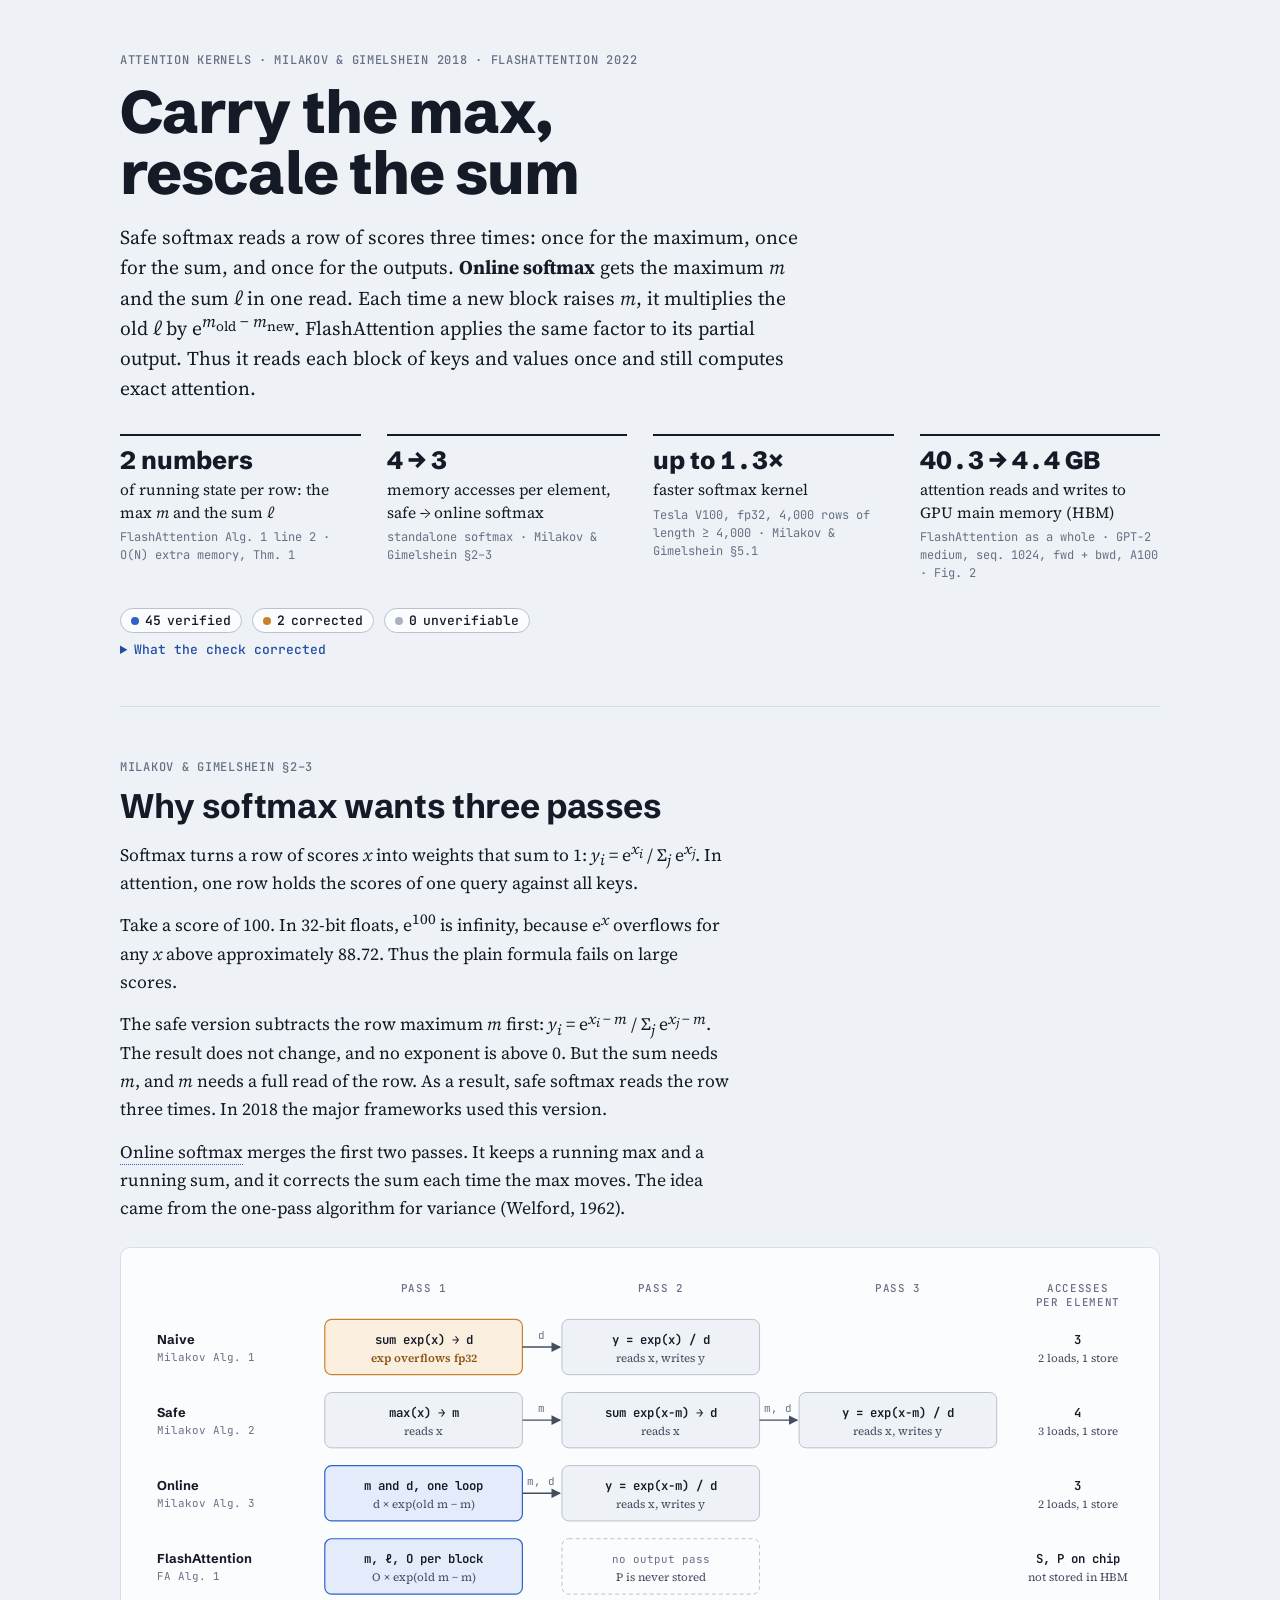
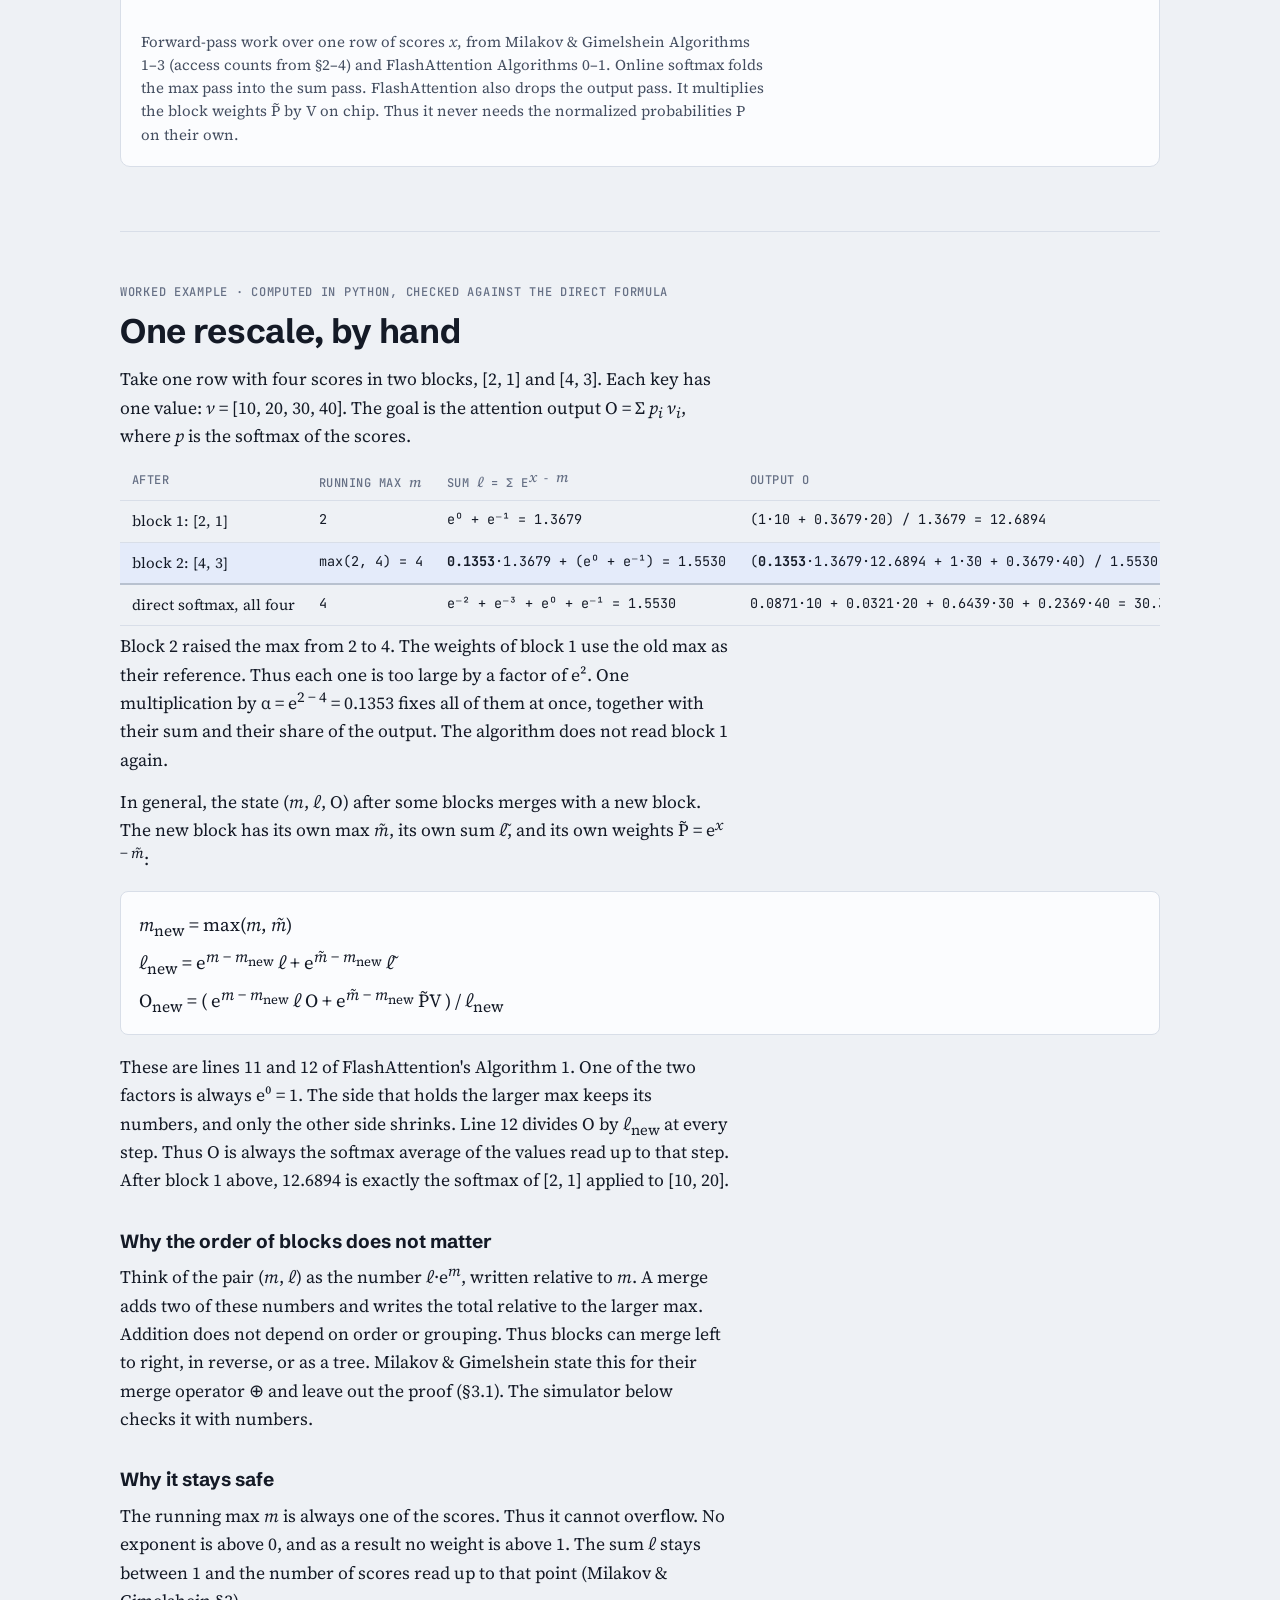
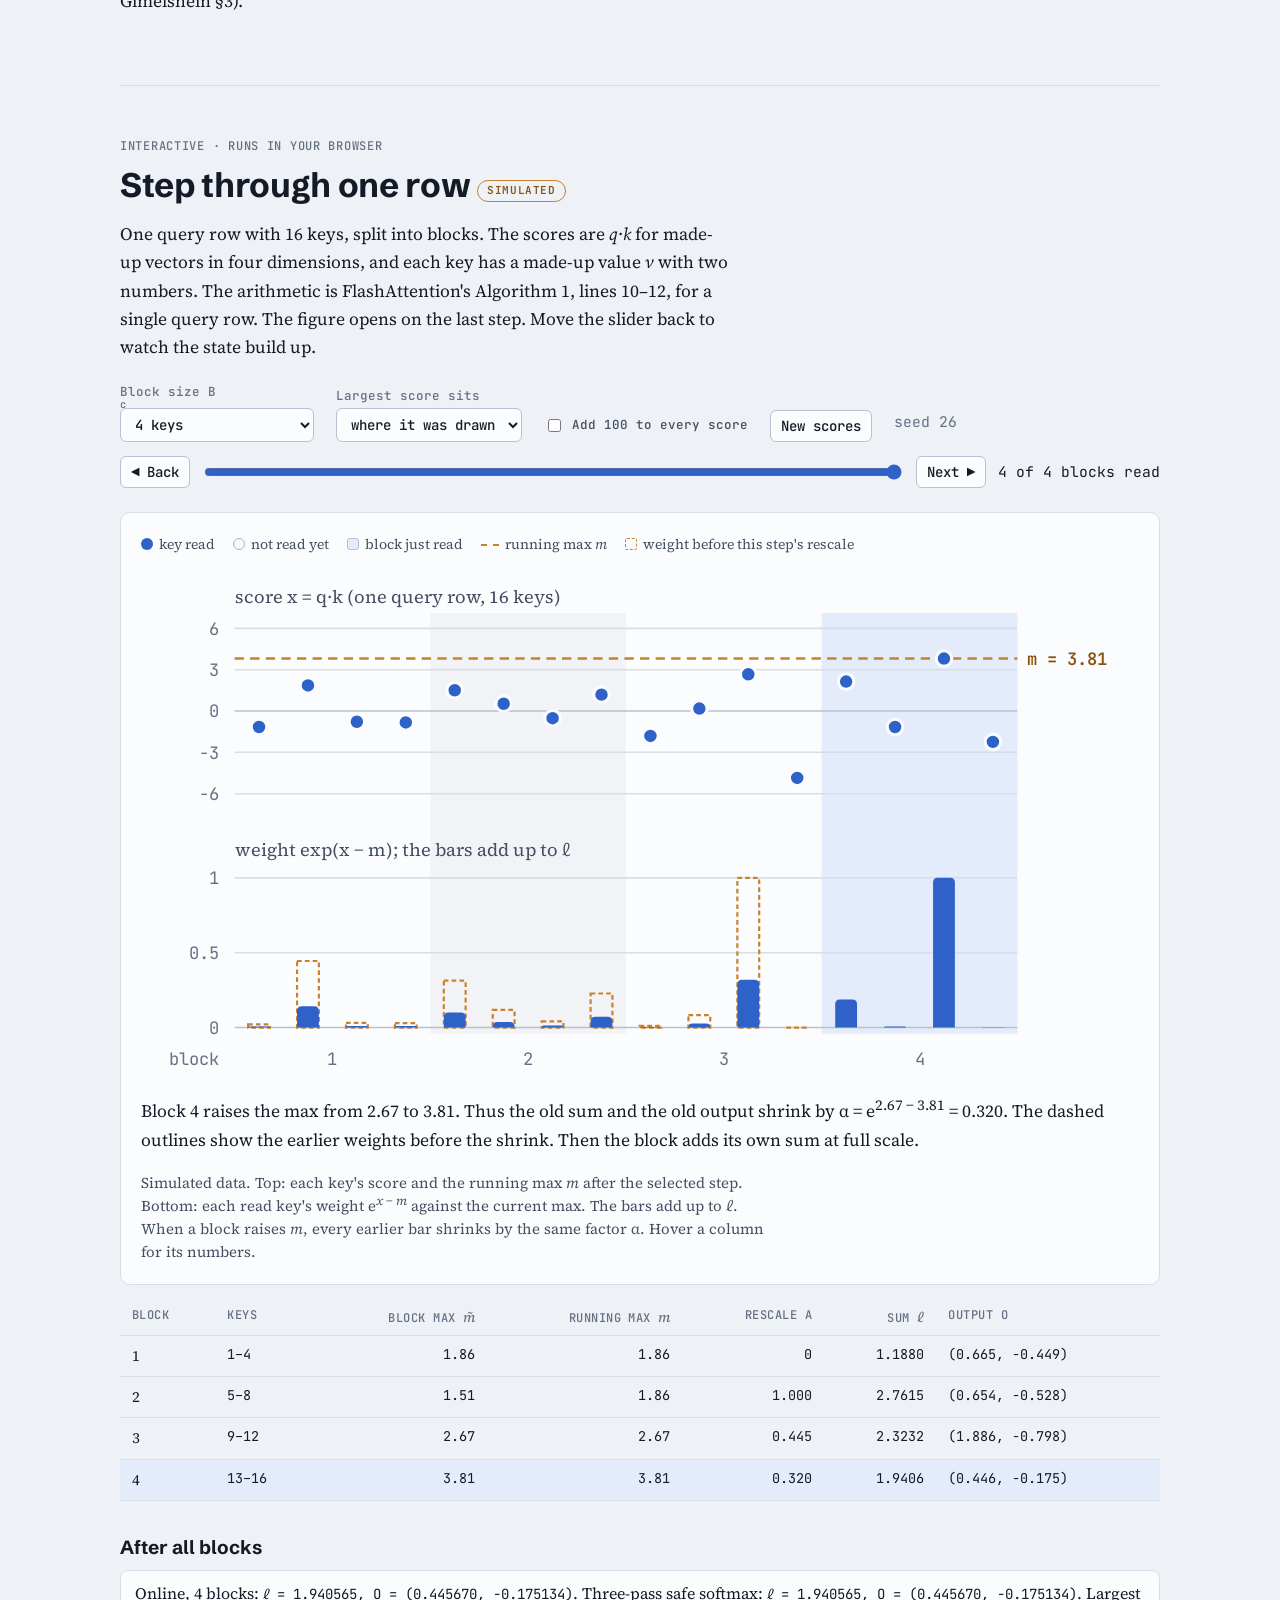
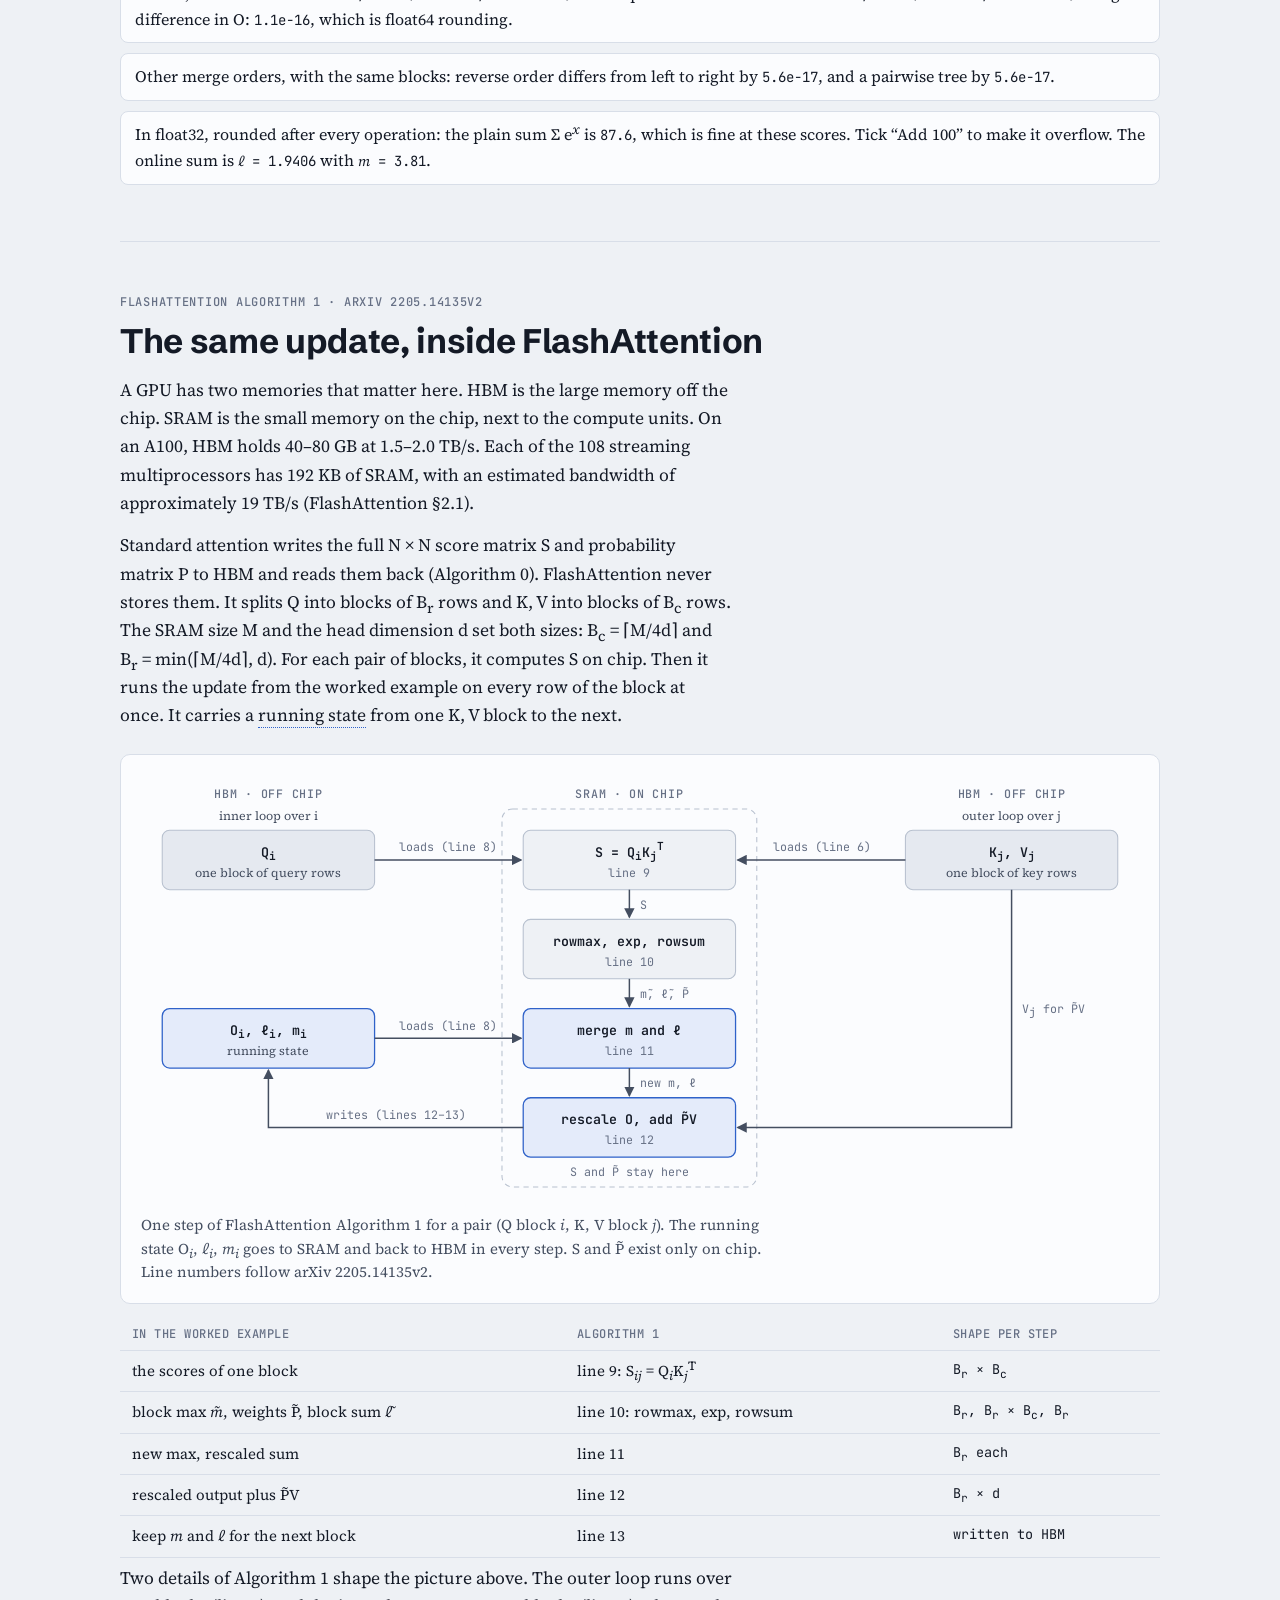
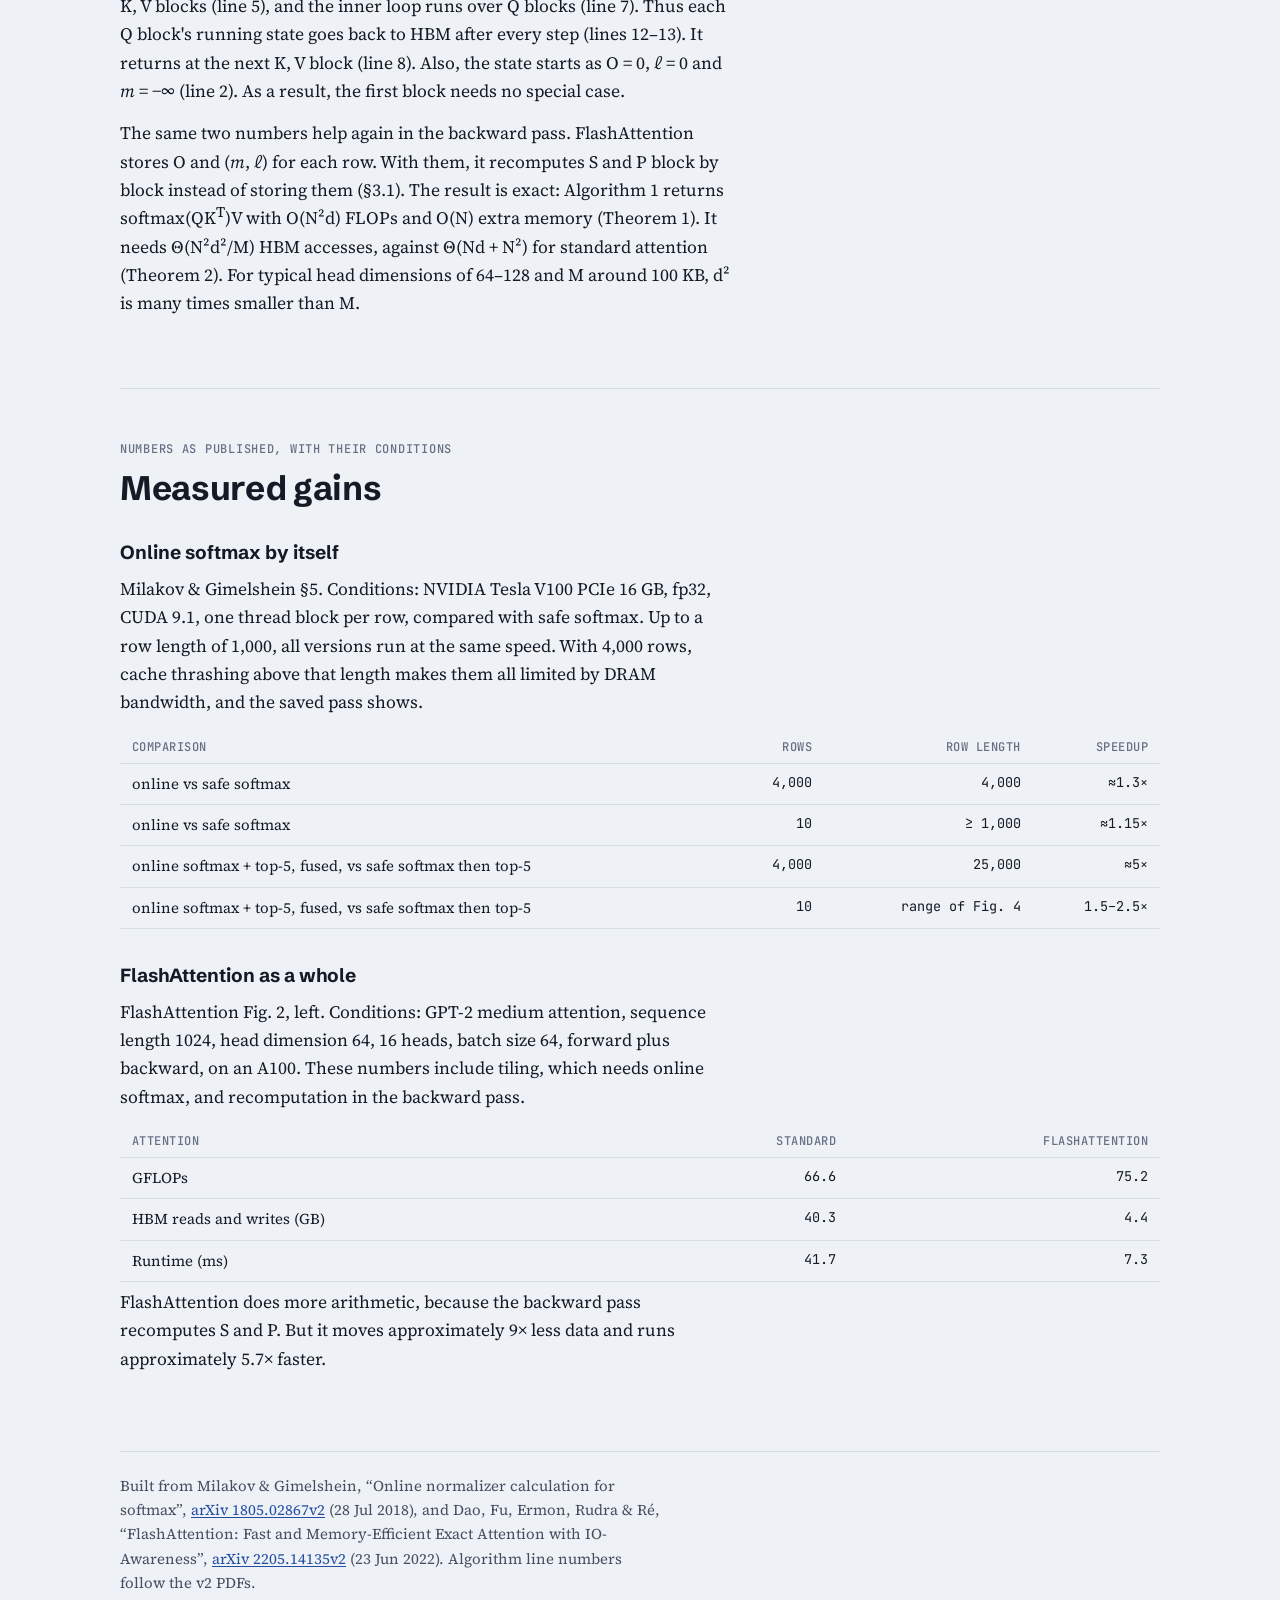
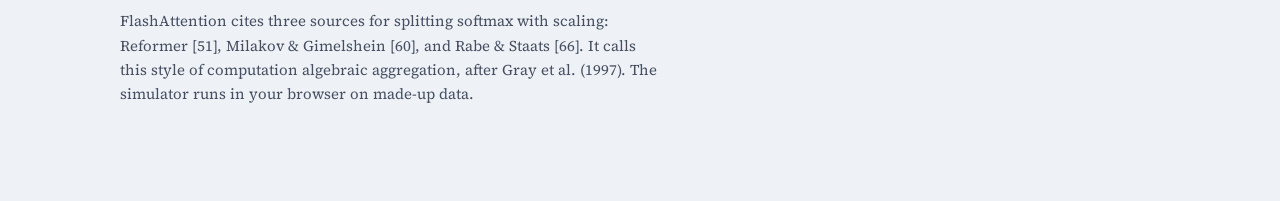
<file: docs/index.html>
<!doctype html>
<html lang="en">
<head>
<meta charset="utf-8">
<meta name="viewport" content="width=device-width, initial-scale=1, viewport-fit=cover">
<title>Online Softmax</title>
<link rel="preconnect" href="https://fonts.googleapis.com">
<link rel="preconnect" href="https://fonts.gstatic.com" crossorigin>
<link rel="stylesheet" href="https://fonts.googleapis.com/css2?family=JetBrains+Mono:wght@400;500;600&family=Schibsted+Grotesk:wght@500;700;800&family=Source+Serif+4:ital,opsz,wght@0,8..60,400;0,8..60,600;1,8..60,400&display=swap">
<style>
/* Layout: one 68ch reading column on cool drafting-paper ground; figures and the simulator widen to 1080px; every number is set in mono so values line up. */
/* Color jobs: cobalt = what has been read (running state), ochre = the rescale. Pair checked with the dataviz validator in both themes. */
:root {
  --bg: #EEF1F5; --panel: #FBFCFE; --ink: #141A26; --ink-2: #444E60; --muted: #667085;
  --line: #D8DEE8; --line-strong: #B8C1CF;
  --accent: #2F62C9; --accent-ink: #234DA3; --accent-wash: #E4EBFA;
  --hot: #C9822B; --hot-ink: #8A5212; --hot-wash: #FAEFDF;
  --mark-neutral: #A9B2C0; --code-bg: #E5E9F0; --band: #F1F3F7;
  --font-display: "Schibsted Grotesk", "Arial Narrow", system-ui, sans-serif;
  --font-body: "Source Serif 4", Georgia, "Times New Roman", serif;
  --font-mono: "JetBrains Mono", ui-monospace, Menlo, Consolas, monospace;
  color-scheme: light;
}
@media (prefers-color-scheme: dark) {
  :root:not([data-theme="light"]) {
    --bg: #0E1219; --panel: #151A22; --ink: #E6EAF2; --ink-2: #AAB3C3; --muted: #8791A3;
    --line: #252C38; --line-strong: #3A4352;
    --accent: #5A86E6; --accent-ink: #A3BDF6; --accent-wash: #1A2540;
    --hot: #BB7A2E; --hot-ink: #E6B275; --hot-wash: #2E2315;
    --mark-neutral: #566072; --code-bg: #1D232D; --band: #191F28;
    color-scheme: dark;
  }
}
:root[data-theme="dark"] {
  --bg: #0E1219; --panel: #151A22; --ink: #E6EAF2; --ink-2: #AAB3C3; --muted: #8791A3;
  --line: #252C38; --line-strong: #3A4352;
  --accent: #5A86E6; --accent-ink: #A3BDF6; --accent-wash: #1A2540;
  --hot: #BB7A2E; --hot-ink: #E6B275; --hot-wash: #2E2315;
  --mark-neutral: #566072; --code-bg: #1D232D; --band: #191F28;
  color-scheme: dark;
}
* { box-sizing: border-box; }
body { background: var(--bg); color: var(--ink); font: 400 17.5px/1.62 var(--font-body); }
.wrap { max-width: 1080px; margin: 0 auto; padding-inline: 20px; padding-block: 44px 72px; }
.prose { max-width: 68ch; }
a { color: var(--accent-ink); text-underline-offset: 2px; }
:focus-visible { outline: 2px solid var(--accent); outline-offset: 2px; }
code, .mono { font-family: var(--font-mono); font-size: 0.84em; }
code { background: var(--code-bg); padding: 0.08em 0.36em; border-radius: 4px; overflow-wrap: anywhere; }
var { font-family: var(--font-body); font-style: italic; }
sub, sup { line-height: 0; }
.nw { white-space: nowrap; }
.eyebrow { font: 500 12px/1.4 var(--font-mono); letter-spacing: 0.06em; text-transform: uppercase; color: var(--muted); margin: 0 0 12px; overflow-wrap: anywhere; }
h1 { font-family: var(--font-display); font-weight: 800; font-size: clamp(36px, 6vw, 60px); line-height: 1.02; letter-spacing: -0.015em; margin: 0 0 20px; text-wrap: balance; max-width: 18ch; }
h2 { font-family: var(--font-display); font-weight: 700; font-size: clamp(26px, 3.6vw, 34px); line-height: 1.08; letter-spacing: -0.01em; margin: 0 0 16px; text-wrap: balance; }
h3 { font: 700 19px/1.3 var(--font-display); margin: 34px 0 10px; }
p { margin: 0 0 14px; }
.lede { font-size: 19.5px; line-height: 1.55; }
section { border-top: 1px solid var(--line); padding-block: 52px 8px; margin-top: 48px; }
figure { margin: 24px 0 8px; background: var(--panel); border: 1px solid var(--line); border-radius: 10px; padding: 20px; position: relative; min-width: 0; }
figcaption { font-size: 15px; line-height: 1.55; color: var(--ink-2); margin-top: 14px; max-width: 78ch; }
.scroll { overflow-x: auto; }
.scroll > svg { display: block; width: 100%; height: auto; }
.scroll > svg.wide { min-width: 860px; }
.scroll > svg.mid { min-width: 600px; }

/* key facts: a ruled strip, not tiles */
.facts { display: grid; grid-template-columns: repeat(auto-fit, minmax(210px, 1fr)); gap: 18px 26px; margin: 30px 0 0; }
.fact { border-top: 2px solid var(--ink); padding-top: 10px; min-width: 0; margin: 0; }
.fact dt { font: 800 25px/1.15 var(--font-display); font-variant-numeric: tabular-nums; }
.fact dd { margin: 4px 0 0; font-size: 15.5px; line-height: 1.45; }
.fact dd.cond { font: 400 12px/1.5 var(--font-mono); color: var(--muted); overflow-wrap: anywhere; }

/* equations */
.eq { background: var(--panel); border: 1px solid var(--line); border-radius: 8px; padding: 14px 18px; margin: 18px 0; overflow-x: auto; font-size: 18.5px; line-height: 2.05; }
.eq div { white-space: nowrap; }
.src { font: 400 12.5px/1.5 var(--font-mono); color: var(--muted); overflow-wrap: anywhere; }

/* SVG vocabulary: text and shapes take color from tokens only. */
.sv-title { font: 700 13px var(--font-display); fill: var(--ink); }
.sv-mono { font: 600 12.5px var(--font-mono); fill: var(--ink); }
.sv-sub { font: 400 11.5px var(--font-body); fill: var(--ink-2); }
.sv-lab { font: 400 11px var(--font-mono); fill: var(--muted); }
.sv-head { font: 500 11px var(--font-mono); fill: var(--muted); letter-spacing: 0.06em; }
.sv-hot { fill: var(--hot-ink); font-weight: 600; }
.sb { font-size: 10.5px; }
.bx { fill: var(--bg); stroke: var(--line-strong); }
.bx-new { fill: var(--accent-wash); stroke: var(--accent); stroke-width: 1.2; }
.bx-store { fill: var(--code-bg); stroke: var(--line-strong); }
.bx-bad { fill: var(--hot-wash); stroke: var(--hot); stroke-width: 1.2; }
.bx-ghost { fill: none; stroke: var(--line-strong); stroke-dasharray: 4 3; }
.region { fill: none; stroke: var(--line-strong); stroke-dasharray: 5 4; }
.ln { stroke: var(--ink-2); stroke-width: 1.4; fill: none; }
.mk { fill: var(--ink-2); }
.grid { stroke: var(--line); stroke-width: 1; }
.axis { stroke: var(--line-strong); stroke-width: 1; }
.band-a { fill: var(--panel); } .band-b { fill: var(--band); } .band-now { fill: var(--accent-wash); }
.dot-read { fill: var(--accent); stroke: var(--panel); stroke-width: 2; }
.dot-unread { fill: var(--panel); stroke: var(--mark-neutral); stroke-width: 1.5; }
.bar-read { fill: var(--accent); }
.ghost { fill: none; stroke: var(--hot); stroke-width: 1.4; stroke-dasharray: 3 2; }
.ln-max { stroke: var(--hot); stroke-width: 1.6; stroke-dasharray: 6 4; fill: none; }

/* tables, legends, tooltip */
.tbl-wrap { overflow-x: auto; margin: 14px 0 6px; }
table.tbl { border-collapse: collapse; width: 100%; font-size: 15px; font-variant-numeric: tabular-nums; }
.tbl th, .tbl td { padding: 8px 12px; border-bottom: 1px solid var(--line); text-align: left; white-space: nowrap; vertical-align: top; }
.tbl th { font: 500 12px var(--font-mono); letter-spacing: 0.04em; text-transform: uppercase; color: var(--muted); }
.tbl th var, .tbl th .nt { text-transform: none; letter-spacing: 0; font-size: 14px; }
.tbl td.num, .tbl th.num { text-align: right; }
.tbl td .mono, .tbl td.mono { font-size: 13.5px; }
.tbl tr.now td { background: var(--accent-wash); }
.tbl tr.later td { color: var(--muted); }
.tbl tr.check td { border-top: 2px solid var(--line-strong); }
.legend { display: flex; flex-wrap: wrap; gap: 6px 18px; font-size: 14px; color: var(--ink-2); margin: 0 0 10px; }
.sw { width: 12px; height: 12px; border-radius: 3px; display: inline-block; vertical-align: -1px; margin-right: 6px; }
.sw.dot { border-radius: 50%; background: var(--accent); }
.sw.ring { border-radius: 50%; border: 1.5px solid var(--mark-neutral); background: var(--panel); }
.sw.max { height: 0; border-top: 2px dashed var(--hot); border-radius: 0; width: 18px; vertical-align: 3px; }
.sw.ghostk { border: 1.5px dashed var(--hot); background: transparent; border-radius: 2px; }
.sw.now { background: var(--accent-wash); border: 1px solid var(--line-strong); }
.tip { position: absolute; z-index: 5; pointer-events: none; background: var(--ink); color: var(--panel); font: 500 13px/1.45 var(--font-body); padding: 7px 10px; border-radius: 6px; max-width: 260px; }

/* simulator controls */
.controls { display: flex; flex-wrap: wrap; gap: 12px 22px; align-items: flex-end; margin: 22px 0 14px; }
.ctl { display: flex; flex-direction: column; gap: 4px; font: 500 12.5px/1.3 var(--font-mono); color: var(--muted); min-width: 0; }
.ctl.chk { flex-direction: row; align-items: center; gap: 8px; color: var(--ink-2); padding-bottom: 7px; }
select, button { font: 500 14px var(--font-mono); color: var(--ink); background: var(--panel); border: 1px solid var(--line-strong); border-radius: 6px; padding: 6px 10px; }
button { cursor: pointer; }
button:hover, select:hover { border-color: var(--accent); }
input[type="checkbox"], input[type="range"] { accent-color: var(--accent); }
.seed { color: var(--muted); padding-bottom: 8px; }
.stepper { display: flex; flex-wrap: wrap; align-items: center; gap: 10px 12px; margin: 0 0 6px; }
.stepper input[type="range"] { flex: 1 1 180px; min-width: 0; }
.badge { display: inline-block; font: 600 11px/1.4 var(--font-mono); letter-spacing: 0.06em; text-transform: uppercase; color: var(--hot-ink); border: 1px solid var(--hot); border-radius: 99px; padding: 2px 9px; vertical-align: 3px; }
.steptext { min-height: 3.4em; margin: 14px 0 0; }
.result { list-style: none; padding: 0; margin: 10px 0 0; display: grid; gap: 10px; }
.result > li { background: var(--panel); border: 1px solid var(--line); border-radius: 8px; padding: 10px 14px; font-size: 16px; min-width: 0; overflow-wrap: anywhere; }
.result .mono { font-size: 14px; }

/* verification strip: the claim ledger's counts */
.verify { display: flex; flex-wrap: wrap; gap: 8px 10px; align-items: center; margin: 26px 0 0; font: 500 13px var(--font-mono); }
.chip { display: inline-flex; gap: 6px; align-items: center; padding: 3px 10px; border-radius: 99px; border: 1px solid var(--line-strong); background: var(--panel); font-variant-numeric: tabular-nums; }
.chip b { font-weight: 600; }
.chip::before { content: ""; width: 8px; height: 8px; border-radius: 50%; background: var(--mark-neutral); }
.chip.ok::before { background: var(--accent); } .chip.fix::before { background: var(--hot); }
.verify details { flex-basis: 100%; font: 400 15px/1.55 var(--font-body); color: var(--ink-2); }
.verify summary { cursor: pointer; color: var(--accent-ink); font: 500 13px var(--font-mono); }
.verify ul { padding-left: 20px; max-width: 78ch; }
.verify li { margin: 8px 0; }
/* linked terms: prose <span data-ref> <-> svg <g data-ref> */
span[data-ref] { border-bottom: 1px dotted var(--accent); cursor: default; }
span[data-ref].ref-on { background: var(--accent-wash); border-radius: 3px; }
svg g.ref-on > rect, svg rect.ref-on { stroke: var(--accent); stroke-width: 2.4; }
footer { border-top: 1px solid var(--line); margin-top: 56px; padding-top: 22px; font-size: 15px; color: var(--ink-2); }
/* self-check overlay, shown only with #selfcheck in the URL */
.sc-bad { outline: 2px dashed var(--hot) !important; outline-offset: 1px; }
svg text.sc-bad { fill: var(--hot) !important; }
.sc-bar { position: fixed; left: 0; right: 0; bottom: 0; z-index: 20; padding: 8px 16px calc(8px + env(safe-area-inset-bottom, 0px)); font: 500 13px var(--font-mono); background: var(--ink); color: var(--panel); }
@media (max-width: 640px) { body { font-size: 16.5px; } .lede { font-size: 18px; } .wrap { padding-inline: 16px; } figure { padding: 14px; } .eq { font-size: 16.5px; } }
</style>

</head>
<body>
<div class="wrap">
  <header>
    <p class="eyebrow">Attention kernels · Milakov &amp; Gimelshein 2018 · FlashAttention 2022</p>
    <h1>Carry the max, rescale the sum</h1>
    <p class="prose lede">Safe softmax reads a row of scores three times: once for the maximum, once for the sum, and once for the outputs. <b>Online softmax</b> gets the maximum <var>m</var> and the sum <var>ℓ</var> in one read. Each time a new block raises <var>m</var>, it multiplies the old <var>ℓ</var> by <span class="nw">e<sup><var>m</var><sub>old</sub> − <var>m</var><sub>new</sub></sup></span>. FlashAttention applies the same factor to its partial output. Thus it reads each block of keys and values once and still computes exact attention.</p>

    <dl class="facts">
      <div class="fact"><dt>2 numbers</dt><dd>of running state per row: the max <var>m</var> and the sum <var>ℓ</var></dd><dd class="cond">FlashAttention Alg. 1 line 2 · O(N) extra memory, Thm. 1</dd></div>
      <div class="fact"><dt>4 → 3</dt><dd>memory accesses per element, safe → online softmax</dd><dd class="cond">standalone softmax · Milakov &amp; Gimelshein §2–3</dd></div>
      <div class="fact"><dt>up to 1.3×</dt><dd>faster softmax kernel</dd><dd class="cond">Tesla V100, fp32, 4,000 rows of length ≥ 4,000 · Milakov &amp; Gimelshein §5.1</dd></div>
      <div class="fact"><dt>40.3 → 4.4 GB</dt><dd>attention reads and writes to GPU main memory (HBM)</dd><dd class="cond">FlashAttention as a whole · GPT-2 medium, seq. 1024, fwd + bwd, A100 · Fig. 2</dd></div>
    </dl>

    <div class="verify" aria-label="What was checked">
      <span class="chip ok"><b>45</b> verified</span>
      <span class="chip fix"><b>2</b> corrected</span>
      <span class="chip"><b>0</b> unverifiable</span>
      <details><summary>What the check corrected</summary>
        <ul>
          <li><b>Believed:</b> online softmax computes softmax in one pass. <b>True:</b> one pass finds <var>m</var> and the normalizer. A standalone softmax still needs a second pass to write the outputs. As a result, it costs 3 memory accesses per element, not 1. FlashAttention gets to one pass over K and V because it never stores the probabilities. It rescales its partial output O instead. <span class="src">Milakov &amp; Gimelshein Alg. 3 and §4 · FlashAttention Alg. 0 and Alg. 1 line 12</span></li>
          <li><b>Believed:</b> B<sub>r</sub> = ⌈M/4d⌉ and B<sub>c</sub> = min(⌈M/4d⌉, d), as in FlashAttention arXiv v1, Alg. 1 line 1. <b>True:</b> v2 swaps them. B<sub>c</sub> = ⌈M/4d⌉ and B<sub>r</sub> = min(⌈M/4d⌉, d). The v2 form matches the proof of Theorem 2, which loads K and V blocks of size Θ(M). <span class="src">arXiv 2205.14135 v1 vs v2, Alg. 1 line 1 and §3.2</span></li>
        </ul>
        <p>Checked on 2 Oct 2026 against the arXiv v2 PDFs of both papers. Algorithm line numbers on this page follow those PDFs.</p>
      </details>
    </div>
  </header>

  <section id="why">
    <p class="eyebrow">Milakov &amp; Gimelshein §2–3</p>
    <h2>Why softmax wants three passes</h2>
    <div class="prose">
      <p>Softmax turns a row of scores <var>x</var> into weights that sum to 1: <span class="nw"><var>y</var><sub><var>i</var></sub> = e<sup><var>x</var><sub><var>i</var></sub></sup> / Σ<sub><var>j</var></sub> e<sup><var>x</var><sub><var>j</var></sub></sup></span>. In attention, one row holds the scores of one query against all keys.</p>
      <p>Take a score of 100. In 32-bit floats, e<sup>100</sup> is infinity, because e<sup><var>x</var></sup> overflows for any <var>x</var> above approximately 88.72. Thus the plain formula fails on large scores.</p>
      <p>The safe version subtracts the row maximum <var>m</var> first: <span class="nw"><var>y</var><sub><var>i</var></sub> = e<sup><var>x</var><sub><var>i</var></sub> − <var>m</var></sup> / Σ<sub><var>j</var></sub> e<sup><var>x</var><sub><var>j</var></sub> − <var>m</var></sup></span>. The result does not change, and no exponent is above 0. But the sum needs <var>m</var>, and <var>m</var> needs a full read of the row. As a result, safe softmax reads the row three times. In 2018 the major frameworks used this version.</p>
      <p><span data-ref="online">Online softmax</span> merges the first two passes. It keeps a running max and a running sum, and it corrects the sum each time the max moves. The idea came from the one-pass algorithm for variance (Welford, 1962).</p>
    </div>
    <figure>
      <div class="scroll">
        <svg class="wide" viewBox="0 0 1010 352" role="img" aria-label="Passes over one row of scores. Naive softmax: 2 passes, but it overflows. Safe softmax: 3 passes. Online softmax: 2 passes. FlashAttention: 1 pass over K and V blocks, with no output pass.">
          <defs>
            <marker id="ah" viewBox="0 0 8 8" refX="7" refY="4" markerWidth="7" markerHeight="7" orient="auto-start-reverse"><path class="mk" d="M0,0 L8,4 L0,8 z"/></marker>
          </defs>
          <text class="sv-head" x="286" y="24" text-anchor="middle">PASS 1</text>
          <text class="sv-head" x="526" y="24" text-anchor="middle">PASS 2</text>
          <text class="sv-head" x="766" y="24" text-anchor="middle">PASS 3</text>
          <text class="sv-head" x="948" y="24" text-anchor="middle">ACCESSES</text>
          <text class="sv-head" x="948" y="38" text-anchor="middle">PER ELEMENT</text>

          <!-- row 1: naive -->
          <text class="sv-title" x="16" y="77">Naive</text>
          <text class="sv-lab" x="16" y="94">Milakov Alg. 1</text>
          <rect class="bx-bad" x="186" y="52" width="200" height="56" rx="7"/>
          <text class="sv-mono" x="286" y="77" text-anchor="middle">sum exp(x) → d</text>
          <text class="sv-sub sv-hot" x="286" y="95" text-anchor="middle">exp overflows fp32</text>
          <line class="ln" x1="386" y1="80" x2="424" y2="80" marker-end="url(#ah)"/>
          <text class="sv-lab" x="405" y="72" text-anchor="middle">d</text>
          <rect class="bx" x="426" y="52" width="200" height="56" rx="7"/>
          <text class="sv-mono" x="526" y="77" text-anchor="middle">y = exp(x) / d</text>
          <text class="sv-sub" x="526" y="95" text-anchor="middle">reads x, writes y</text>
          <text class="sv-mono" x="948" y="77" text-anchor="middle">3</text>
          <text class="sv-sub" x="948" y="95" text-anchor="middle">2 loads, 1 store</text>

          <!-- row 2: safe -->
          <text class="sv-title" x="16" y="151">Safe</text>
          <text class="sv-lab" x="16" y="168">Milakov Alg. 2</text>
          <rect class="bx" x="186" y="126" width="200" height="56" rx="7"/>
          <text class="sv-mono" x="286" y="151" text-anchor="middle">max(x) → m</text>
          <text class="sv-sub" x="286" y="169" text-anchor="middle">reads x</text>
          <line class="ln" x1="386" y1="154" x2="424" y2="154" marker-end="url(#ah)"/>
          <text class="sv-lab" x="405" y="146" text-anchor="middle">m</text>
          <rect class="bx" x="426" y="126" width="200" height="56" rx="7"/>
          <text class="sv-mono" x="526" y="151" text-anchor="middle">sum exp(x−m) → d</text>
          <text class="sv-sub" x="526" y="169" text-anchor="middle">reads x</text>
          <line class="ln" x1="626" y1="154" x2="664" y2="154" marker-end="url(#ah)"/>
          <text class="sv-lab" x="645" y="146" text-anchor="middle">m, d</text>
          <rect class="bx" x="666" y="126" width="200" height="56" rx="7"/>
          <text class="sv-mono" x="766" y="151" text-anchor="middle">y = exp(x−m) / d</text>
          <text class="sv-sub" x="766" y="169" text-anchor="middle">reads x, writes y</text>
          <text class="sv-mono" x="948" y="151" text-anchor="middle">4</text>
          <text class="sv-sub" x="948" y="169" text-anchor="middle">3 loads, 1 store</text>

          <!-- row 3: online -->
          <g data-ref="online">
            <text class="sv-title" x="16" y="225">Online</text>
            <text class="sv-lab" x="16" y="242">Milakov Alg. 3</text>
            <rect class="bx-new" x="186" y="200" width="200" height="56" rx="7"/>
            <text class="sv-mono" x="286" y="225" text-anchor="middle">m and d, one loop</text>
            <text class="sv-sub" x="286" y="243" text-anchor="middle">d × exp(old m − m)</text>
          </g>
          <line class="ln" x1="386" y1="228" x2="424" y2="228" marker-end="url(#ah)"/>
          <text class="sv-lab" x="405" y="220" text-anchor="middle">m, d</text>
          <rect class="bx" x="426" y="200" width="200" height="56" rx="7"/>
          <text class="sv-mono" x="526" y="225" text-anchor="middle">y = exp(x−m) / d</text>
          <text class="sv-sub" x="526" y="243" text-anchor="middle">reads x, writes y</text>
          <text class="sv-mono" x="948" y="225" text-anchor="middle">3</text>
          <text class="sv-sub" x="948" y="243" text-anchor="middle">2 loads, 1 store</text>

          <!-- row 4: FlashAttention -->
          <text class="sv-title" x="16" y="299">FlashAttention</text>
          <text class="sv-lab" x="16" y="316">FA Alg. 1</text>
          <rect class="bx-new" x="186" y="274" width="200" height="56" rx="7"/>
          <text class="sv-mono" x="286" y="299" text-anchor="middle">m, ℓ, O per block</text>
          <text class="sv-sub" x="286" y="317" text-anchor="middle">O × exp(old m − m)</text>
          <rect class="bx-ghost" x="426" y="274" width="200" height="56" rx="7"/>
          <text class="sv-lab" x="526" y="299" text-anchor="middle">no output pass</text>
          <text class="sv-sub" x="526" y="317" text-anchor="middle">P is never stored</text>
          <text class="sv-mono" x="948" y="299" text-anchor="middle">S, P on chip</text>
          <text class="sv-sub" x="948" y="317" text-anchor="middle">not stored in HBM</text>
        </svg>
      </div>
      <figcaption>Forward-pass work over one row of scores <var>x</var>, from Milakov &amp; Gimelshein Algorithms 1–3 (access counts from §2–4) and FlashAttention Algorithms 0–1. Online softmax folds the max pass into the sum pass. FlashAttention also drops the output pass. It multiplies the block weights P̃ by V on chip. Thus it never needs the normalized probabilities P on their own.</figcaption>
    </figure>
  </section>

  <section id="by-hand">
    <p class="eyebrow">Worked example · computed in Python, checked against the direct formula</p>
    <h2>One rescale, by hand</h2>
    <div class="prose">
      <p>Take one row with four scores in two blocks, [2, 1] and [4, 3]. Each key has one value: <var>v</var> = [10, 20, 30, 40]. The goal is the attention output <span class="nw">O = Σ <var>p</var><sub><var>i</var></sub> <var>v</var><sub><var>i</var></sub></span>, where <var>p</var> is the softmax of the scores.</p>
    </div>
    <div class="tbl-wrap">
      <table class="tbl">
        <thead><tr><th>After</th><th>Running max <var>m</var></th><th>Sum <var>ℓ</var> = Σ e<sup><var>x</var> − <var>m</var></sup></th><th>Output O</th></tr></thead>
        <tbody>
          <tr><td>block 1: [2, 1]</td><td class="mono">2</td><td class="mono">e⁰ + e⁻¹ = 1.3679</td><td class="mono">(1·10 + 0.3679·20) / 1.3679 = 12.6894</td></tr>
          <tr class="now"><td>block 2: [4, 3]</td><td class="mono">max(2, 4) = 4</td><td class="mono"><b>0.1353</b>·1.3679 + (e⁰ + e⁻¹) = 1.5530</td><td class="mono">(<b>0.1353</b>·1.3679·12.6894 + 1·30 + 0.3679·40) / 1.5530 = 30.3054</td></tr>
          <tr class="check"><td>direct softmax, all four</td><td class="mono">4</td><td class="mono">e⁻² + e⁻³ + e⁰ + e⁻¹ = 1.5530</td><td class="mono">0.0871·10 + 0.0321·20 + 0.6439·30 + 0.2369·40 = 30.3054</td></tr>
        </tbody>
      </table>
    </div>
    <div class="prose">
      <p>Block 2 raised the max from 2 to 4. The weights of block 1 use the old max as their reference. Thus each one is too large by a factor of e². One multiplication by <span class="nw">α = e<sup>2 − 4</sup> = 0.1353</span> fixes all of them at once, together with their sum and their share of the output. The algorithm does not read block 1 again.</p>
      <p>In general, the state (<var>m</var>, <var>ℓ</var>, O) after some blocks merges with a new block. The new block has its own max <var>m̃</var>, its own sum <var>ℓ̃</var>, and its own weights P̃ = e<sup><var>x</var> − <var>m̃</var></sup>:</p>
    </div>
    <div class="eq scroll" role="math" aria-label="Merge rule">
      <div><var>m</var><sub>new</sub> = max(<var>m</var>, <var>m̃</var>)</div>
      <div><var>ℓ</var><sub>new</sub> = e<sup><var>m</var> − <var>m</var><sub>new</sub></sup> <var>ℓ</var> + e<sup><var>m̃</var> − <var>m</var><sub>new</sub></sup> <var>ℓ̃</var></div>
      <div>O<sub>new</sub> = ( e<sup><var>m</var> − <var>m</var><sub>new</sub></sup> <var>ℓ</var> O + e<sup><var>m̃</var> − <var>m</var><sub>new</sub></sup> P̃V ) / <var>ℓ</var><sub>new</sub></div>
    </div>
    <div class="prose">
      <p>These are lines 11 and 12 of FlashAttention's Algorithm 1. One of the two factors is always e⁰ = 1. The side that holds the larger max keeps its numbers, and only the other side shrinks. Line 12 divides O by <var>ℓ</var><sub>new</sub> at every step. Thus O is always the softmax average of the values read up to that step. After block 1 above, 12.6894 is exactly the softmax of [2, 1] applied to [10, 20].</p>
      <h3>Why the order of blocks does not matter</h3>
      <p>Think of the pair (<var>m</var>, <var>ℓ</var>) as the number <var>ℓ</var>·e<sup><var>m</var></sup>, written relative to <var>m</var>. A merge adds two of these numbers and writes the total relative to the larger max. Addition does not depend on order or grouping. Thus blocks can merge left to right, in reverse, or as a tree. Milakov &amp; Gimelshein state this for their merge operator ⊕ and leave out the proof (§3.1). The simulator below checks it with numbers.</p>
      <h3>Why it stays safe</h3>
      <p>The running max <var>m</var> is always one of the scores. Thus it cannot overflow. No exponent is above 0, and as a result no weight is above 1. The sum <var>ℓ</var> stays between 1 and the number of scores read up to that point (Milakov &amp; Gimelshein §3).</p>
    </div>
  </section>

  <section id="sim">
    <p class="eyebrow">Interactive · runs in your browser</p>
    <h2>Step through one row <span class="badge">simulated</span></h2>
    <div class="prose">
      <p>One query row with 16 keys, split into blocks. The scores are <var>q</var>·<var>k</var> for made-up vectors in four dimensions, and each key has a made-up value <var>v</var> with two numbers. The arithmetic is FlashAttention's Algorithm 1, lines 10–12, for a single query row. The figure opens on the last step. Move the slider back to watch the state build up.</p>
    </div>

    <div class="controls" role="group" aria-label="Simulator settings">
      <label class="ctl" for="bc">Block size B<sub>c</sub>
        <select id="bc"><option value="2">2 keys</option><option value="4" selected>4 keys</option><option value="8">8 keys</option><option value="16">16 keys (one block)</option></select>
      </label>
      <label class="ctl" for="order">Largest score sits
        <select id="order"><option value="drawn" selected>where it was drawn</option><option value="last">in the last block</option><option value="first">in the first block</option></select>
      </label>
      <label class="ctl chk" for="shift"><input type="checkbox" id="shift"> Add 100 to every score</label>
      <button type="button" id="reseed">New scores</button>
      <span class="mono seed" id="seedlab">seed 26</span>
    </div>
    <div class="stepper">
      <button type="button" id="prev">◀ Back</button>
      <input type="range" id="step" min="0" max="4" value="4" aria-label="Number of blocks read">
      <button type="button" id="next">Next ▶</button>
      <span class="mono" id="steplab">4 of 4 blocks read</span>
    </div>

    <figure id="sim-fig">
      <div class="legend" aria-hidden="true">
        <span><i class="sw dot"></i>key read</span>
        <span><i class="sw ring"></i>not read yet</span>
        <span><i class="sw now"></i>block just read</span>
        <span><i class="sw max"></i>running max <var>m</var></span>
        <span><i class="sw ghostk"></i>weight before this step's rescale</span>
      </div>
      <div class="scroll"><svg class="mid" id="sim-svg" viewBox="0 0 640 332" role="img" aria-label="Scores of 16 keys with the running max, and each read key's weight exp(x minus m). When a block raises the max, all earlier weights shrink by the same factor."></svg></div>
      <p class="steptext" id="steptext" aria-live="polite"></p>
      <figcaption>Simulated data. Top: each key's score and the running max <var>m</var> after the selected step. Bottom: each read key's weight e<sup><var>x</var> − <var>m</var></sup> against the current max. The bars add up to <var>ℓ</var>. When a block raises <var>m</var>, every earlier bar shrinks by the same factor α. Hover a column for its numbers.</figcaption>
    </figure>

    <div class="tbl-wrap">
      <table class="tbl" aria-label="State after each block">
        <thead><tr><th>Block</th><th>Keys</th><th class="num">Block max <var>m̃</var></th><th class="num">Running max <var>m</var></th><th class="num">Rescale α</th><th class="num">Sum <var>ℓ</var></th><th>Output O</th></tr></thead>
        <tbody id="state-body"></tbody>
      </table>
    </div>

    <h3>After all blocks</h3>
    <ul class="result" id="result"></ul>
  </section>

  <section id="flash">
    <p class="eyebrow">FlashAttention Algorithm 1 · arXiv 2205.14135v2</p>
    <h2>The same update, inside FlashAttention</h2>
    <div class="prose">
      <p>A GPU has two memories that matter here. HBM is the large memory off the chip. SRAM is the small memory on the chip, next to the compute units. On an A100, HBM holds 40–80 GB at 1.5–2.0 TB/s. Each of the 108 streaming multiprocessors has 192 KB of SRAM, with an estimated bandwidth of approximately 19 TB/s (FlashAttention §2.1).</p>
      <p>Standard attention writes the full N × N score matrix S and probability matrix P to HBM and reads them back (Algorithm 0). FlashAttention never stores them. It splits Q into blocks of B<sub>r</sub> rows and K, V into blocks of B<sub>c</sub> rows. The SRAM size M and the head dimension d set both sizes: B<sub>c</sub> = ⌈M/4d⌉ and B<sub>r</sub> = min(⌈M/4d⌉, d). For each pair of blocks, it computes S on chip. Then it runs the update from the worked example on every row of the block at once. It carries a <span data-ref="state">running state</span> from one K, V block to the next.</p>
    </div>
    <figure>
      <div class="scroll">
        <svg class="wide" viewBox="0 0 940 400" role="img" aria-label="One step of FlashAttention Algorithm 1: it loads a K, V block and a Q block, computes S and the block statistics on chip, merges them into the running state O, l, m, and writes that state back to HBM. S and P stay on chip.">
          <defs>
            <marker id="ah2" viewBox="0 0 8 8" refX="7" refY="4" markerWidth="7" markerHeight="7" orient="auto-start-reverse"><path class="mk" d="M0,0 L8,4 L0,8 z"/></marker>
          </defs>
          <text class="sv-head" x="120" y="22" text-anchor="middle">HBM · OFF CHIP</text>
          <text class="sv-head" x="460" y="22" text-anchor="middle">SRAM · ON CHIP</text>
          <text class="sv-head" x="820" y="22" text-anchor="middle">HBM · OFF CHIP</text>
          <text class="sv-sub" x="120" y="42" text-anchor="middle">inner loop over i</text>
          <text class="sv-sub" x="820" y="42" text-anchor="middle">outer loop over j</text>
          <rect class="region" x="340" y="32" width="240" height="356" rx="10"/>

          <!-- HBM, left -->
          <rect class="bx-store" x="20" y="52" width="200" height="56" rx="7"/>
          <text class="sv-mono" x="120" y="77" text-anchor="middle">Q<tspan class="sb" dy="3">i</tspan></text>
          <text class="sv-sub" x="120" y="96" text-anchor="middle">one block of query rows</text>
          <g data-ref="state">
            <rect class="bx-new" x="20" y="220" width="200" height="56" rx="7"/>
            <text class="sv-mono" x="120" y="245" text-anchor="middle">O<tspan class="sb" dy="3">i</tspan><tspan dy="-3">, ℓ</tspan><tspan class="sb" dy="3">i</tspan><tspan dy="-3">, m</tspan><tspan class="sb" dy="3">i</tspan></text>
            <text class="sv-sub" x="120" y="264" text-anchor="middle">running state</text>
          </g>

          <!-- HBM, right -->
          <rect class="bx-store" x="720" y="52" width="200" height="56" rx="7"/>
          <text class="sv-mono" x="820" y="77" text-anchor="middle">K<tspan class="sb" dy="3">j</tspan><tspan dy="-3">, V</tspan><tspan class="sb" dy="3">j</tspan></text>
          <text class="sv-sub" x="820" y="96" text-anchor="middle">one block of key rows</text>

          <!-- SRAM chain -->
          <rect class="bx" x="360" y="52" width="200" height="56" rx="7"/>
          <text class="sv-mono" x="460" y="77" text-anchor="middle">S = Q<tspan class="sb" dy="3">i</tspan><tspan dy="-3">K</tspan><tspan class="sb" dy="3">j</tspan><tspan class="sb" dy="-9">T</tspan></text>
          <text class="sv-lab" x="460" y="96" text-anchor="middle">line 9</text>
          <rect class="bx" x="360" y="136" width="200" height="56" rx="7"/>
          <text class="sv-mono" x="460" y="161" text-anchor="middle">rowmax, exp, rowsum</text>
          <text class="sv-lab" x="460" y="180" text-anchor="middle">line 10</text>
          <rect class="bx-new" x="360" y="220" width="200" height="56" rx="7"/>
          <text class="sv-mono" x="460" y="245" text-anchor="middle">merge m and ℓ</text>
          <text class="sv-lab" x="460" y="264" text-anchor="middle">line 11</text>
          <rect class="bx-new" x="360" y="304" width="200" height="56" rx="7"/>
          <text class="sv-mono" x="460" y="329" text-anchor="middle">rescale O, add P̃V</text>
          <text class="sv-lab" x="460" y="348" text-anchor="middle">line 12</text>
          <text class="sv-lab" x="460" y="378" text-anchor="middle">S and P̃ stay here</text>

          <line class="ln" x1="460" y1="108" x2="460" y2="134" marker-end="url(#ah2)"/>
          <text class="sv-lab" x="470" y="126">S</text>
          <line class="ln" x1="460" y1="192" x2="460" y2="218" marker-end="url(#ah2)"/>
          <text class="sv-lab" x="470" y="210">m̃, ℓ̃, P̃</text>
          <line class="ln" x1="460" y1="276" x2="460" y2="302" marker-end="url(#ah2)"/>
          <text class="sv-lab" x="470" y="294">new m, ℓ</text>

          <!-- loads and writes -->
          <line class="ln" x1="220" y1="80" x2="358" y2="80" marker-end="url(#ah2)"/>
          <text class="sv-lab" x="289" y="72" text-anchor="middle">loads (line 8)</text>
          <line class="ln" x1="720" y1="80" x2="562" y2="80" marker-end="url(#ah2)"/>
          <text class="sv-lab" x="641" y="72" text-anchor="middle">loads (line 6)</text>
          <line class="ln" x1="220" y1="248" x2="358" y2="248" marker-end="url(#ah2)"/>
          <text class="sv-lab" x="289" y="240" text-anchor="middle">loads (line 8)</text>
          <path class="ln" d="M360,332 H120 V278" marker-end="url(#ah2)"/>
          <text class="sv-lab" x="240" y="324" text-anchor="middle">writes (lines 12–13)</text>
          <path class="ln" d="M820,108 V332 H562" marker-end="url(#ah2)"/>
          <text class="sv-lab" x="830" y="224">V<tspan class="sb" dy="3">j</tspan><tspan dy="-3"> for P̃V</tspan></text>
        </svg>
      </div>
      <figcaption>One step of FlashAttention Algorithm 1 for a pair (Q block <var>i</var>, K, V block <var>j</var>). The running state O<sub><var>i</var></sub>, <var>ℓ</var><sub><var>i</var></sub>, <var>m</var><sub><var>i</var></sub> goes to SRAM and back to HBM in every step. S and P̃ exist only on chip. Line numbers follow arXiv 2205.14135v2.</figcaption>
    </figure>

    <div class="tbl-wrap">
      <table class="tbl">
        <thead><tr><th>In the worked example</th><th>Algorithm 1</th><th>Shape per step</th></tr></thead>
        <tbody>
          <tr><td>the scores of one block</td><td>line 9: S<sub><var>ij</var></sub> = Q<sub><var>i</var></sub>K<sub><var>j</var></sub><sup>T</sup></td><td class="mono">B<sub>r</sub> × B<sub>c</sub></td></tr>
          <tr><td>block max <var>m̃</var>, weights P̃, block sum <var>ℓ̃</var></td><td>line 10: rowmax, exp, rowsum</td><td class="mono">B<sub>r</sub>, B<sub>r</sub> × B<sub>c</sub>, B<sub>r</sub></td></tr>
          <tr><td>new max, rescaled sum</td><td>line 11</td><td class="mono">B<sub>r</sub> each</td></tr>
          <tr><td>rescaled output plus P̃V</td><td>line 12</td><td class="mono">B<sub>r</sub> × d</td></tr>
          <tr><td>keep <var>m</var> and <var>ℓ</var> for the next block</td><td>line 13</td><td class="mono">written to HBM</td></tr>
        </tbody>
      </table>
    </div>

    <div class="prose">
      <p>Two details of Algorithm 1 shape the picture above. The outer loop runs over K, V blocks (line 5), and the inner loop runs over Q blocks (line 7). Thus each Q block's running state goes back to HBM after every step (lines 12–13). It returns at the next K, V block (line 8). Also, the state starts as O = 0, <var>ℓ</var> = 0 and <var>m</var> = −∞ (line 2). As a result, the first block needs no special case.</p>
      <p>The same two numbers help again in the backward pass. FlashAttention stores O and (<var>m</var>, <var>ℓ</var>) for each row. With them, it recomputes S and P block by block instead of storing them (§3.1). The result is exact: Algorithm 1 returns softmax(QK<sup>T</sup>)V with O(N²d) FLOPs and O(N) extra memory (Theorem 1). It needs Θ(N²d²/M) HBM accesses, against Θ(Nd + N²) for standard attention (Theorem 2). For typical head dimensions of 64–128 and M around 100 KB, d² is many times smaller than M.</p>
    </div>
  </section>

  <section id="measured">
    <p class="eyebrow">Numbers as published, with their conditions</p>
    <h2>Measured gains</h2>
    <h3>Online softmax by itself</h3>
    <p class="prose">Milakov &amp; Gimelshein §5. Conditions: NVIDIA Tesla V100 PCIe 16 GB, fp32, CUDA 9.1, one thread block per row, compared with safe softmax. Up to a row length of 1,000, all versions run at the same speed. With 4,000 rows, cache thrashing above that length makes them all limited by DRAM bandwidth, and the saved pass shows.</p>
    <div class="tbl-wrap">
      <table class="tbl">
        <thead><tr><th>Comparison</th><th class="num">Rows</th><th class="num">Row length</th><th class="num">Speedup</th></tr></thead>
        <tbody>
          <tr><td>online vs safe softmax</td><td class="num mono">4,000</td><td class="num mono">4,000</td><td class="num mono">≈1.3×</td></tr>
          <tr><td>online vs safe softmax</td><td class="num mono">10</td><td class="num mono">≥ 1,000</td><td class="num mono">≈1.15×</td></tr>
          <tr><td>online softmax + top-5, fused, vs safe softmax then top-5</td><td class="num mono">4,000</td><td class="num mono">25,000</td><td class="num mono">≈5×</td></tr>
          <tr><td>online softmax + top-5, fused, vs safe softmax then top-5</td><td class="num mono">10</td><td class="num mono">range of Fig. 4</td><td class="num mono">1.5–2.5×</td></tr>
        </tbody>
      </table>
    </div>
    <h3>FlashAttention as a whole</h3>
    <p class="prose">FlashAttention Fig. 2, left. Conditions: GPT-2 medium attention, sequence length 1024, head dimension 64, 16 heads, batch size 64, forward plus backward, on an A100. These numbers include tiling, which needs online softmax, and recomputation in the backward pass.</p>
    <div class="tbl-wrap">
      <table class="tbl">
        <thead><tr><th>Attention</th><th class="num">Standard</th><th class="num">FlashAttention</th></tr></thead>
        <tbody>
          <tr><td>GFLOPs</td><td class="num mono">66.6</td><td class="num mono">75.2</td></tr>
          <tr><td>HBM reads and writes (GB)</td><td class="num mono">40.3</td><td class="num mono">4.4</td></tr>
          <tr><td>Runtime (ms)</td><td class="num mono">41.7</td><td class="num mono">7.3</td></tr>
        </tbody>
      </table>
    </div>
    <p class="prose">FlashAttention does more arithmetic, because the backward pass recomputes S and P. But it moves approximately 9× less data and runs approximately 5.7× faster.</p>
  </section>

  <footer>
    <div class="prose">
      <p>Built from Milakov &amp; Gimelshein, “Online normalizer calculation for softmax”, <a href="https://arxiv.org/abs/1805.02867">arXiv 1805.02867v2</a> (28 Jul 2018), and Dao, Fu, Ermon, Rudra &amp; Ré, “FlashAttention: Fast and Memory-Efficient Exact Attention with IO-Awareness”, <a href="https://arxiv.org/abs/2205.14135">arXiv 2205.14135v2</a> (23 Jun 2022). Algorithm line numbers follow the v2 PDFs.</p>
      <p>FlashAttention cites three sources for splitting softmax with scaling: Reformer [51], Milakov &amp; Gimelshein [60], and Rabe &amp; Staats [66]. It calls this style of computation algebraic aggregation, after Gray et al. (1997). The simulator runs in your browser on made-up data.</p>
    </div>
  </footer>
</div>

<script>
(function () {
  "use strict";
  var SVGNS = "http://www.w3.org/2000/svg";

  function el(name, attrs, parent) {
    var n = document.createElementNS(SVGNS, name);
    for (var k in attrs) n.setAttribute(k, attrs[k]);
    if (parent) parent.appendChild(n);
    return n;
  }
  function makeTip(fig) { var t = document.createElement("div"); t.className = "tip"; t.hidden = true; fig.appendChild(t); return t; }
  function showTip(tip, fig, evt, html) {
    tip.innerHTML = html; tip.hidden = false;
    var r = fig.getBoundingClientRect(), x = evt.clientX - r.left + 14, y = evt.clientY - r.top + 14;
    if (x + tip.offsetWidth > r.width - 8) x = evt.clientX - r.left - tip.offsetWidth - 14;
    tip.style.left = Math.max(4, x) + "px"; tip.style.top = y + "px";
  }
  // Bar with rounded top, anchored to the baseline.
  function barPath(x, w, top, base, r) {
    r = Math.max(0, Math.min(r, w / 2, base - top));
    return "M" + x + "," + base + "V" + (top + r) + "Q" + x + "," + top + " " + (x + r) + "," + top +
      "H" + (x + w - r) + "Q" + (x + w) + "," + top + " " + (x + w) + "," + (top + r) + "V" + base + "Z";
  }
  // Seeded PRNG, so every reader sees the same first view.
  function mulberry32(a) { return function () { a |= 0; a = a + 0x6D2B79F5 | 0; var t = Math.imul(a ^ a >>> 15, 1 | a); t = t + Math.imul(t ^ t >>> 7, 61 | t) ^ t; return ((t ^ t >>> 14) >>> 0) / 4294967296; }; }

  // ---------- number formatting ----------
  function fmt(v, d) {
    if (d === undefined) d = 2;
    if (v === -Infinity) return "−∞";
    if (v === Infinity) return "∞";
    if (v !== v) return "NaN";
    return v.toFixed(d).replace("-", "−");
  }
  function fmtE(v) { return v === 0 ? "0" : v.toExponential(1).replace("-", "−"); }

  // ---------- the simulation ----------
  var N = 16, D = 4;
  var sim = { seed: 26, bc: 4, order: "drawn", shift: false, step: 4 };
  var cur = null;

  function genKeys(seed) {
    var r = mulberry32(seed);
    function g() { var u = 1 - r(), v = r(); return Math.sqrt(-2 * Math.log(u)) * Math.cos(2 * Math.PI * v); }
    var q = [], keys = [], i, k;
    for (i = 0; i < D; i++) q.push(g());
    for (k = 0; k < N; k++) {
      var s = 0;
      for (i = 0; i < D; i++) s += q[i] * g();
      keys.push({ id: k + 1, x: Math.round(s * 100) / 100, v: [Math.round(g() * 20) / 10, Math.round(g() * 20) / 10] });
    }
    return keys;
  }
  function arrange(keys, order, shift) {
    var ks = keys.map(function (k) { return { id: k.id, x: k.x, v: k.v }; });
    var im = 0, t;
    ks.forEach(function (k, i) { if (k.x > ks[im].x) im = i; });
    if (order === "last") { t = ks[im]; ks[im] = ks[ks.length - 1]; ks[ks.length - 1] = t; }
    if (order === "first") { t = ks[im]; ks[im] = ks[0]; ks[0] = t; }
    if (shift) ks.forEach(function (k) { k.x = Math.round((k.x + 100) * 100) / 100; });
    return ks;
  }
  // FlashAttention Algorithm 1, lines 10-12, for one query row (B_r = 1).
  function run(keys, bc) {
    var m = -Infinity, l = 0, O = [0, 0], steps = [];
    for (var lo = 0; lo < keys.length; lo += bc) {
      var blk = keys.slice(lo, lo + bc);
      var mt = Math.max.apply(null, blk.map(function (k) { return k.x; }));
      var P = blk.map(function (k) { return Math.exp(k.x - mt); });
      var lt = P.reduce(function (a, b) { return a + b; }, 0);
      var PV = [0, 0];
      P.forEach(function (p, i) { PV[0] += p * blk[i].v[0]; PV[1] += p * blk[i].v[1]; });
      var mn = Math.max(m, mt), a = Math.exp(m - mn), b = Math.exp(mt - mn), ln = a * l + b * lt;
      var On = [(l * a * O[0] + b * PV[0]) / ln, (l * a * O[1] + b * PV[1]) / ln];
      steps.push({ lo: lo, hi: lo + blk.length, mt: mt, mOld: m, m: mn, a: a, b: b, lt: lt, l: ln, O: On,
        own: { m: mt, l: lt, O: [PV[0] / lt, PV[1] / lt] } });
      m = mn; l = ln; O = On;
    }
    return steps;
  }
  // Three-pass safe softmax over the whole row, for comparison.
  function reference(keys) {
    var M = Math.max.apply(null, keys.map(function (k) { return k.x; }));
    var w = keys.map(function (k) { return Math.exp(k.x - M); });
    var L = w.reduce(function (a, b) { return a + b; }, 0), O = [0, 0];
    w.forEach(function (wi, i) { O[0] += wi * keys[i].v[0]; O[1] += wi * keys[i].v[1]; });
    return { m: M, l: L, O: [O[0] / L, O[1] / L] };
  }
  // The pair merge (Milakov & Gimelshein eq. 4), extended with the output O.
  function merge(A, B) {
    var m = Math.max(A.m, B.m), a = Math.exp(A.m - m), b = Math.exp(B.m - m), l = a * A.l + b * B.l;
    return { m: m, l: l, O: [(a * A.l * A.O[0] + b * B.l * B.O[0]) / l, (a * A.l * A.O[1] + b * B.l * B.O[1]) / l] };
  }
  function foldReverse(bs) { var acc = bs[bs.length - 1]; for (var i = bs.length - 2; i >= 0; i--) acc = merge(acc, bs[i]); return acc; }
  function foldTree(bs) {
    if (bs.length === 1) return bs[0];
    var next = [];
    for (var i = 0; i < bs.length; i += 2) next.push(i + 1 < bs.length ? merge(bs[i], bs[i + 1]) : bs[i]);
    return foldTree(next);
  }
  // float32 versions: round after every operation.
  var f32 = Math.fround;
  function naive32(keys) { var s = 0; keys.forEach(function (k) { s = f32(s + f32(Math.exp(f32(k.x)))); }); return s; }
  function online32(keys) {
    var m = -Infinity, d = 0;
    keys.forEach(function (k) { var x = f32(k.x), mn = Math.max(m, x); d = f32(f32(d * f32(Math.exp(f32(m - mn)))) + f32(Math.exp(f32(x - mn)))); m = mn; });
    return { m: m, d: d };
  }
  function diffO(A, B) { return Math.max(Math.abs(A[0] - B[0]), Math.abs(A[1] - B[1])); }

  function recompute() {
    var base = genKeys(sim.seed), keys = arrange(base, sim.order, sim.shift);
    var steps = run(keys, sim.bc);
    cur = { keys: keys, keys0: arrange(base, sim.order, false), steps: steps, ref: reference(keys) };
    sim.step = steps.length;
    var range = document.getElementById("step");
    range.max = String(steps.length); range.value = String(sim.step);
    document.getElementById("seedlab").textContent = "seed " + sim.seed;
    draw();
    drawResult();
  }

  var svg = document.getElementById("sim-svg"), fig = document.getElementById("sim-fig"), tip = makeTip(fig);
  var G = { L: 60, R: 562, aT: 40, aB: 146, bT: 200, bB: 296, lab: 320 };

  function draw() {
    var keys = cur.keys, steps = cur.steps, t = sim.step, T = steps.length;
    var st = t > 0 ? steps[t - 1] : null, read = st ? st.hi : 0, mNow = st ? st.m : -Infinity;
    var slot = (G.R - G.L) / keys.length;
    while (svg.firstChild) svg.removeChild(svg.firstChild);

    // block bands and block numbers
    steps.forEach(function (s, j) {
      var cls = (st && j === t - 1) ? "band-now" : (j % 2 ? "band-b" : "band-a");
      el("rect", { x: G.L + s.lo * slot, y: G.aT - 10, width: (s.hi - s.lo) * slot, height: G.bB - G.aT + 14, class: cls }, svg);
      el("text", { x: G.L + (s.lo + s.hi) / 2 * slot, y: G.lab, "text-anchor": "middle", class: "sv-lab" }, svg).textContent = String(j + 1);
    });
    el("text", { x: G.L - 10, y: G.lab, "text-anchor": "end", class: "sv-lab" }, svg).textContent = "block";

    // panel A: scores
    var xs = keys.map(function (k) { return k.x; });
    var lo = Math.min.apply(null, xs), hi = Math.max.apply(null, xs);
    var tick = Math.max(1, Math.ceil((hi - lo) / 4));
    var y0 = Math.floor(lo / tick) * tick, y1 = Math.ceil(hi / tick) * tick;
    if (y1 === y0) y1 += tick;
    function yA(v) { return G.aB - (v - y0) / (y1 - y0) * (G.aB - G.aT); }
    for (var v = y0; v <= y1 + 1e-9; v += tick) {
      el("line", { x1: G.L, x2: G.R, y1: yA(v), y2: yA(v), class: v === 0 ? "axis" : "grid" }, svg);
      el("text", { x: G.L - 10, y: yA(v) + 4, "text-anchor": "end", class: "sv-lab" }, svg).textContent = fmt(v, 0);
    }
    el("text", { x: G.L, y: 24, class: "sv-sub" }, svg).textContent = "score x = q·k (one query row, 16 keys)";

    // panel B: weights
    function yB(w) { return G.bB - w * (G.bB - G.bT); }
    [0, 0.5, 1].forEach(function (w) {
      el("line", { x1: G.L, x2: G.R, y1: yB(w), y2: yB(w), class: w === 0 ? "axis" : "grid" }, svg);
      el("text", { x: G.L - 10, y: yB(w) + 4, "text-anchor": "end", class: "sv-lab" }, svg).textContent = String(w);
    });
    el("text", { x: G.L, y: 186, class: "sv-sub" }, svg).textContent = "weight exp(x − m); the bars add up to ℓ";

    var rescaled = st && t > 1 && st.a < 1;
    keys.forEach(function (k, i) {
      var cx = G.L + (i + 0.5) * slot, isRead = i < read;
      if (isRead) {
        if (rescaled && i < st.lo) {
          var wOld = Math.exp(k.x - st.mOld);
          el("rect", { x: cx - 7, y: yB(wOld), width: 14, height: G.bB - yB(wOld), class: "ghost" }, svg);
        }
        var w = Math.exp(k.x - mNow);
        el("path", { d: barPath(cx - 7, 14, yB(w), G.bB, 3), class: "bar-read" }, svg);
      }
    });
    if (st) {
      el("line", { x1: G.L, x2: G.R, y1: yA(mNow), y2: yA(mNow), class: "ln-max" }, svg);
      el("text", { x: G.R + 6, y: yA(mNow) + 4, class: "sv-lab sv-hot" }, svg).textContent = "m = " + fmt(mNow);
    }
    keys.forEach(function (k, i) {
      var cx = G.L + (i + 0.5) * slot;
      el("circle", { cx: cx, cy: yA(k.x), r: i < read ? 5 : 4.5, class: i < read ? "dot-read" : "dot-unread" }, svg);
    });

    // hover targets, one per key
    keys.forEach(function (k, i) {
      var hit = el("rect", { x: G.L + i * slot, y: G.aT - 10, width: slot, height: G.bB - G.aT + 14, fill: "transparent" }, svg);
      var blockNo = Math.floor(i / sim.bc) + 1;
      hit.addEventListener("mousemove", function (e) {
        var body = "<b>key " + k.id + "</b> · block " + blockNo + "<br>score x = " + fmt(k.x) + "<br>value v = (" + fmt(k.v[0], 1) + ", " + fmt(k.v[1], 1) + ")";
        body += i < read ? "<br>weight exp(x − m) = " + fmt(Math.exp(k.x - mNow), 3) : "<br>not read yet";
        showTip(tip, fig, e, body);
      });
      hit.addEventListener("mouseleave", function () { tip.hidden = true; });
    });

    drawTable();
    document.getElementById("steptext").innerHTML = stepText();
    document.getElementById("steplab").textContent = t + " of " + T + " blocks read";
    document.getElementById("step").value = String(t);
    document.getElementById("prev").disabled = t === 0;
    document.getElementById("next").disabled = t === T;
  }

  function drawTable() {
    var tb = document.getElementById("state-body"), t = sim.step;
    tb.innerHTML = "";
    cur.steps.forEach(function (s, j) {
      var done = j < t, tr = document.createElement("tr");
      tr.className = j === t - 1 ? "now" : (done ? "" : "later");
      var cells = [
        [String(j + 1), ""], [(s.lo + 1) + "–" + s.hi, "mono"],
        [done ? fmt(s.mt) : "—", "num mono"], [done ? fmt(s.m) : "—", "num mono"],
        [done ? (j === 0 ? "0" : fmt(s.a, 3)) : "—", "num mono"], [done ? fmt(s.l, 4) : "—", "num mono"],
        [done ? "(" + fmt(s.O[0], 3) + ", " + fmt(s.O[1], 3) + ")" : "—", "mono"]
      ];
      cells.forEach(function (c) { var td = document.createElement("td"); td.textContent = c[0]; if (c[1]) td.className = c[1]; tr.appendChild(td); });
      tb.appendChild(tr);
    });
  }

  function ex(a, b) { return "e<sup>" + a + " − " + b + "</sup>"; }
  function stepText() {
    var t = sim.step;
    if (t === 0) return "Nothing read yet. The state starts at <var>m</var> = −∞, <var>ℓ</var> = 0, O = (0, 0), as in Algorithm 1 line 2.";
    var s = cur.steps[t - 1];
    if (t === 1) return "Block 1 sets the running max to its own largest score, <var>m</var> = " + fmt(s.m) + ". The old state is empty. Thus its factor α = e<sup>−∞</sup> = 0 changes nothing.";
    if (s.a < 1) return "Block " + t + " raises the max from " + fmt(s.mOld) + " to " + fmt(s.m) + ". Thus the old sum and the old output shrink by α = " + ex(fmt(s.mOld), fmt(s.m)) + " = " + fmt(s.a, 3) + ". The dashed outlines show the earlier weights before the shrink. Then the block adds its own sum at full scale.";
    return "Block " + t + " does not raise the max: its largest score " + fmt(s.mt) + " is not above <var>m</var> = " + fmt(s.m) + ". Thus α = 1 and the old state stays. The block joins with the factor " + ex(fmt(s.mt), fmt(s.m)) + " = " + fmt(s.b, 3) + ".";
  }

  function drawResult() {
    var steps = cur.steps, fin = steps[steps.length - 1], r = cur.ref;
    var owns = steps.map(function (s) { return s.own; });
    var rev = foldReverse(owns), tree = foldTree(owns);
    var n32 = naive32(cur.keys), o32 = online32(cur.keys);
    var items = [
      "Online, " + steps.length + " block" + (steps.length > 1 ? "s" : "") + ": <span class=\"mono\"><var>ℓ</var> = " + fmt(fin.l, 6) + ", O = (" + fmt(fin.O[0], 6) + ", " + fmt(fin.O[1], 6) + ")</span>. Three-pass safe softmax: <span class=\"mono\"><var>ℓ</var> = " + fmt(r.l, 6) + ", O = (" + fmt(r.O[0], 6) + ", " + fmt(r.O[1], 6) + ")</span>. Largest difference in O: <span class=\"mono\">" + fmtE(diffO(fin.O, r.O)) + "</span>, which is float64 rounding.",
      steps.length > 1
        ? "Other merge orders, with the same blocks: reverse order differs from left to right by <span class=\"mono\">" + fmtE(diffO(rev.O, fin.O)) + "</span>, and a pairwise tree by <span class=\"mono\">" + fmtE(diffO(tree.O, fin.O)) + "</span>."
        : "With one block there is nothing to merge. Pick a smaller block size to compare merge orders.",
      "In float32, rounded after every operation: the plain sum Σ e<sup><var>x</var></sup> is <span class=\"mono\">" + (isFinite(n32) ? fmt(n32, 1) : "∞") + "</span>" + (isFinite(n32) ? ", which is fine at these scores. Tick “Add 100” to make it overflow." : ", so every output would be ∞ / ∞ = NaN.") + " The online sum is <span class=\"mono\"><var>ℓ</var> = " + fmt(o32.d, 4) + "</span> with <span class=\"mono\"><var>m</var> = " + fmt(o32.m) + "</span>" +
        (sim.shift ? ". Without the shift it is <span class=\"mono\"><var>ℓ</var> = " + fmt(online32(cur.keys0).d, 4) + "</span>, because softmax ignores a constant added to every score." : ".")
    ];
    var ul = document.getElementById("result");
    ul.innerHTML = "";
    items.forEach(function (h) { var li = document.createElement("li"); li.innerHTML = h; ul.appendChild(li); });
  }

  function setStep(t) { sim.step = Math.max(0, Math.min(cur.steps.length, t)); tip.hidden = true; draw(); }
  document.getElementById("step").addEventListener("input", function (e) { setStep(parseInt(e.target.value, 10)); });
  document.getElementById("prev").addEventListener("click", function () { setStep(sim.step - 1); });
  document.getElementById("next").addEventListener("click", function () { setStep(sim.step + 1); });
  document.getElementById("bc").addEventListener("change", function (e) { sim.bc = parseInt(e.target.value, 10); recompute(); });
  document.getElementById("order").addEventListener("change", function (e) { sim.order = e.target.value; recompute(); });
  document.getElementById("shift").addEventListener("change", function (e) { sim.shift = e.target.checked; recompute(); });
  document.getElementById("reseed").addEventListener("click", function () { sim.seed += 1; recompute(); });

  // Restore controls the browser kept across a reload, then draw.
  sim.bc = parseInt(document.getElementById("bc").value, 10) || 4;
  sim.order = document.getElementById("order").value || "drawn";
  sim.shift = document.getElementById("shift").checked;
  recompute();

  // Linked terms: hovering or focusing a name lights up every element with the same data-ref.
  function linkRefs() {
    var all = document.querySelectorAll("[data-ref]");
    function set(ref, on) {
      Array.prototype.forEach.call(document.querySelectorAll('[data-ref="' + ref + '"]'), function (n) { n.classList.toggle("ref-on", on); });
    }
    Array.prototype.forEach.call(all, function (n) {
      var ref = n.getAttribute("data-ref");
      if (n.tagName.toLowerCase() === "span" && !n.hasAttribute("tabindex")) n.setAttribute("tabindex", "0");
      ["mouseenter", "focus"].forEach(function (ev) { n.addEventListener(ev, function () { set(ref, true); }); });
      ["mouseleave", "blur"].forEach(function (ev) { n.addEventListener(ev, function () { set(ref, false); }); });
    });
  }
  linkRefs();

  // Self-check: overflow and overlapping SVG labels FAIL; SVG text under 10 px on screen WARNs.
  // Result: a console summary, and data-selfcheck="pass|fail" on the root element. With #selfcheck in the URL,
  // offenders get a dashed outline and a summary bar appears.
  function selfCheck() {
    var found = [];
    function add(el, kind, msg) { found.push({ el: el, kind: kind, msg: msg }); }
    if (document.documentElement.scrollWidth > window.innerWidth + 1) add(document.body, "fail", "page scrolls sideways");
    Array.prototype.forEach.call(document.querySelectorAll(".wrap *"), function (el) {
      if (el.closest("svg") || el.closest(".scroll") || el.closest(".tbl-wrap") || el.closest(".tip")) return;
      var cs = getComputedStyle(el);
      if (cs.overflowX === "auto" || cs.overflowX === "scroll" || cs.display === "inline") return;
      // 3px tolerance: range thumbs and focus rings poke out by 1-2px without being visible.
      if (el.clientWidth > 0 && el.scrollWidth > el.clientWidth + 3) add(el, "fail", "content overflows its box by " + (el.scrollWidth - el.clientWidth) + "px");
    });
    Array.prototype.forEach.call(document.querySelectorAll(".wrap svg"), function (svg) {
      var vb = svg.viewBox && svg.viewBox.baseVal, r = svg.getBoundingClientRect();
      var scale = vb && vb.width ? r.width / vb.width : 1;
      var texts = Array.prototype.filter.call(svg.querySelectorAll("text"), function (t) {
        var b = t.getBoundingClientRect(); return t.textContent.trim() && b.width > 0 && b.height > 0;
      });
      var boxes = texts.map(function (t) { return t.getBoundingClientRect(); });
      var small = [], minPx = Infinity, minText = "";
      texts.forEach(function (t, i) {
        var px = parseFloat(getComputedStyle(t).fontSize) * scale;
        if (px < 10) { small.push(t); if (px < minPx) { minPx = px; minText = t.textContent.trim().slice(0, 30); } }
        for (var j = i + 1; j < boxes.length; j++) {
          var a = boxes[i], b = boxes[j];
          var w = Math.min(a.right, b.right) - Math.max(a.left, b.left), h = Math.min(a.bottom, b.bottom) - Math.max(a.top, b.top);
          if (w > 2 && h > 2) add(t, "fail", "label overlaps \"" + texts[j].textContent.trim().slice(0, 24) + "\"");
        }
      });
      // One warning per figure, not per label.
      if (small.length) {
        add(svg, "warn", small.length + " label(s) render under 10px, smallest " + minPx.toFixed(1) + "px (\"" + minText + "\")");
        if (location.hash === "#selfcheck") small.forEach(function (t) { t.classList.add("sc-bad"); });
      }
    });
    var fails = found.filter(function (f) { return f.kind === "fail"; }).length, warns = found.length - fails;
    document.documentElement.setAttribute("data-selfcheck", fails ? "fail" : "pass");
    var summary = "selfCheck " + (fails ? "FAIL" : "PASS") + " at " + window.innerWidth + "px: " + fails + " fail, " + warns + " warn";
    (fails ? console.warn : console.info)(summary, found.map(function (f) { return f.kind + ": " + f.msg; }));
    // The same report as hidden text, so a headless browser's DOM dump can read it.
    var rep = document.getElementById("selfcheck-report") || document.body.appendChild(document.createElement("pre"));
    rep.id = "selfcheck-report"; rep.hidden = true;
    rep.textContent = [summary].concat(found.map(function (f) {
      var tag = f.el.tagName.toLowerCase() + (f.el.id ? "#" + f.el.id : "") + (f.el.getAttribute && f.el.getAttribute("class") ? "." + f.el.getAttribute("class").split(" ")[0] : "");
      return f.kind.toUpperCase() + " " + tag + ": " + f.msg;
    })).join("\n");
    if (location.hash === "#selfcheck") {
      found.forEach(function (f) { f.el.classList.add("sc-bad"); f.el.setAttribute("title", f.msg); });
      var bar = document.querySelector(".sc-bar") || document.body.appendChild(document.createElement("div"));
      bar.className = "sc-bar"; bar.textContent = summary + (found.length ? " (hover the outlined items)" : "");
    }
    return found;
  }
  var fontsReady = document.fonts && document.fonts.ready ? document.fonts.ready : Promise.resolve();
  fontsReady.then(function () { setTimeout(selfCheck, 60); });
  window.addEventListener("hashchange", function () { if (location.hash === "#selfcheck") selfCheck(); });
})();
</script>
</body>
</html>
</file>
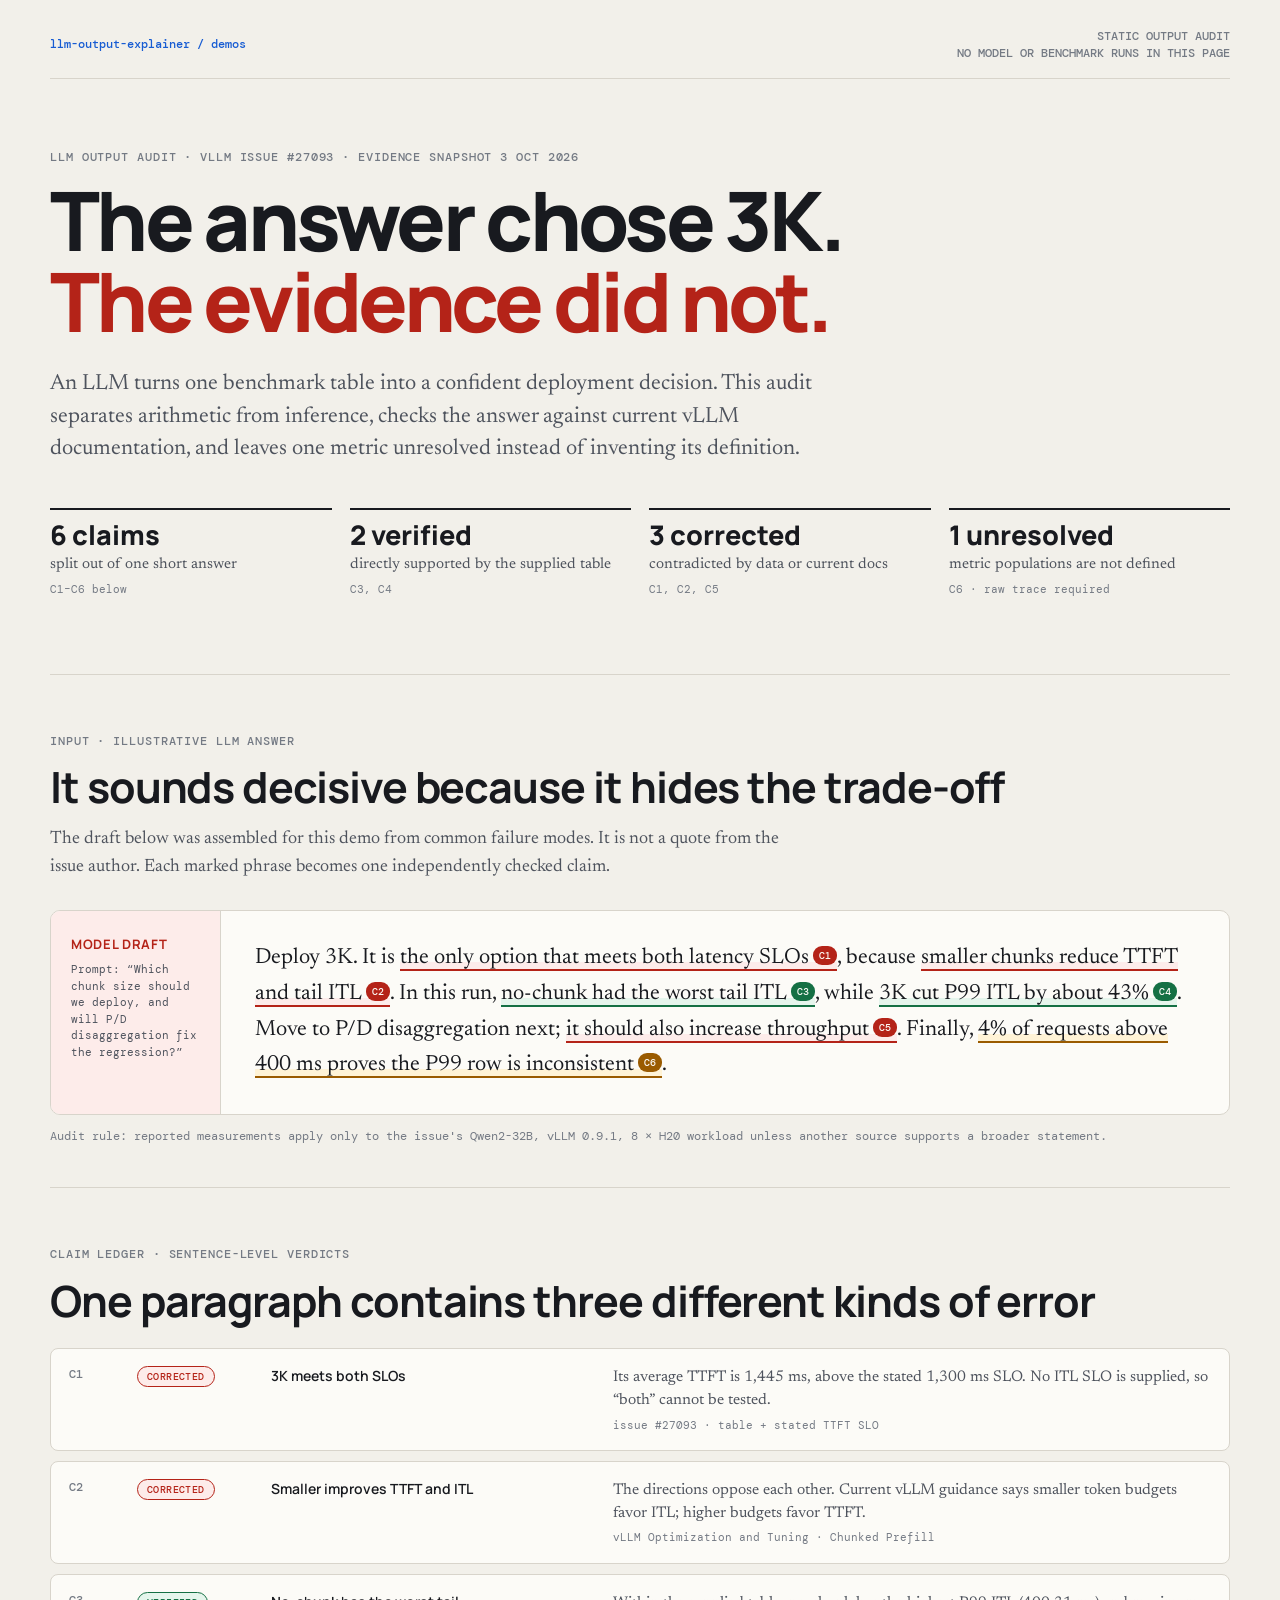
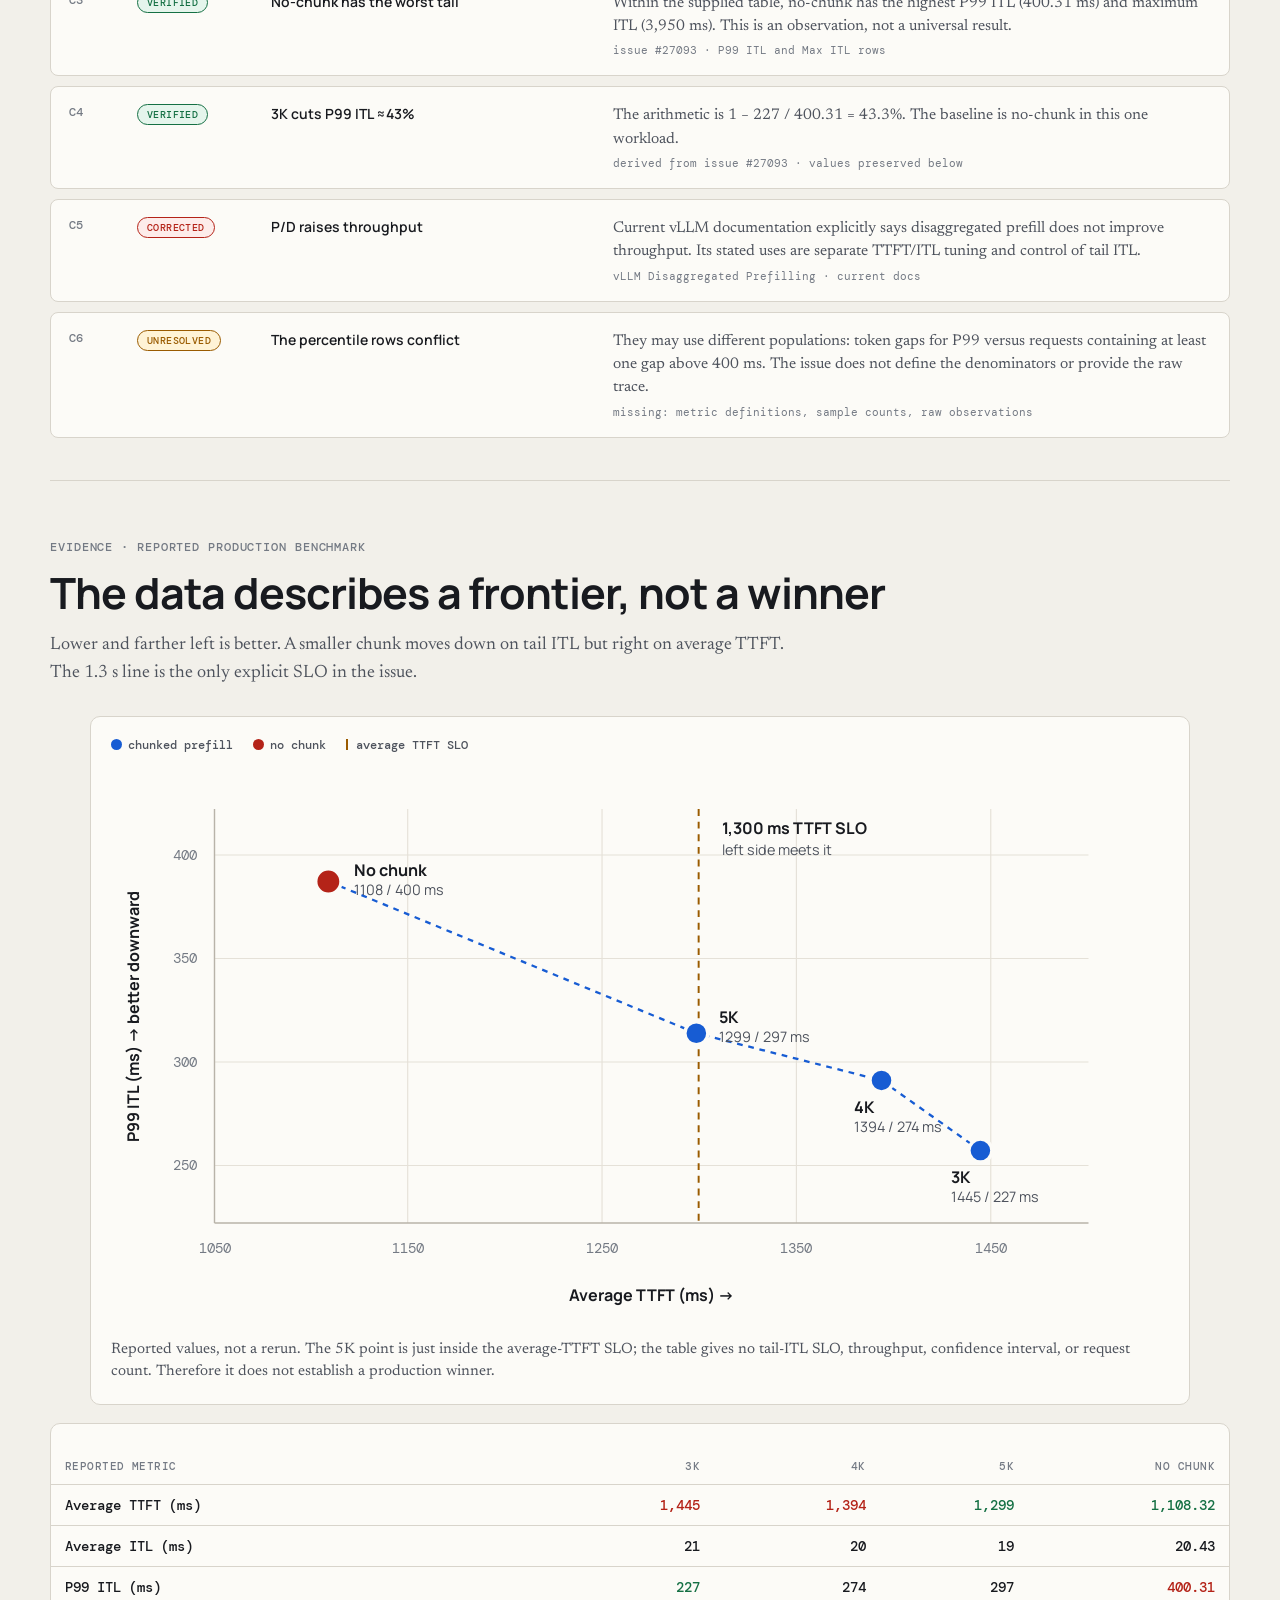
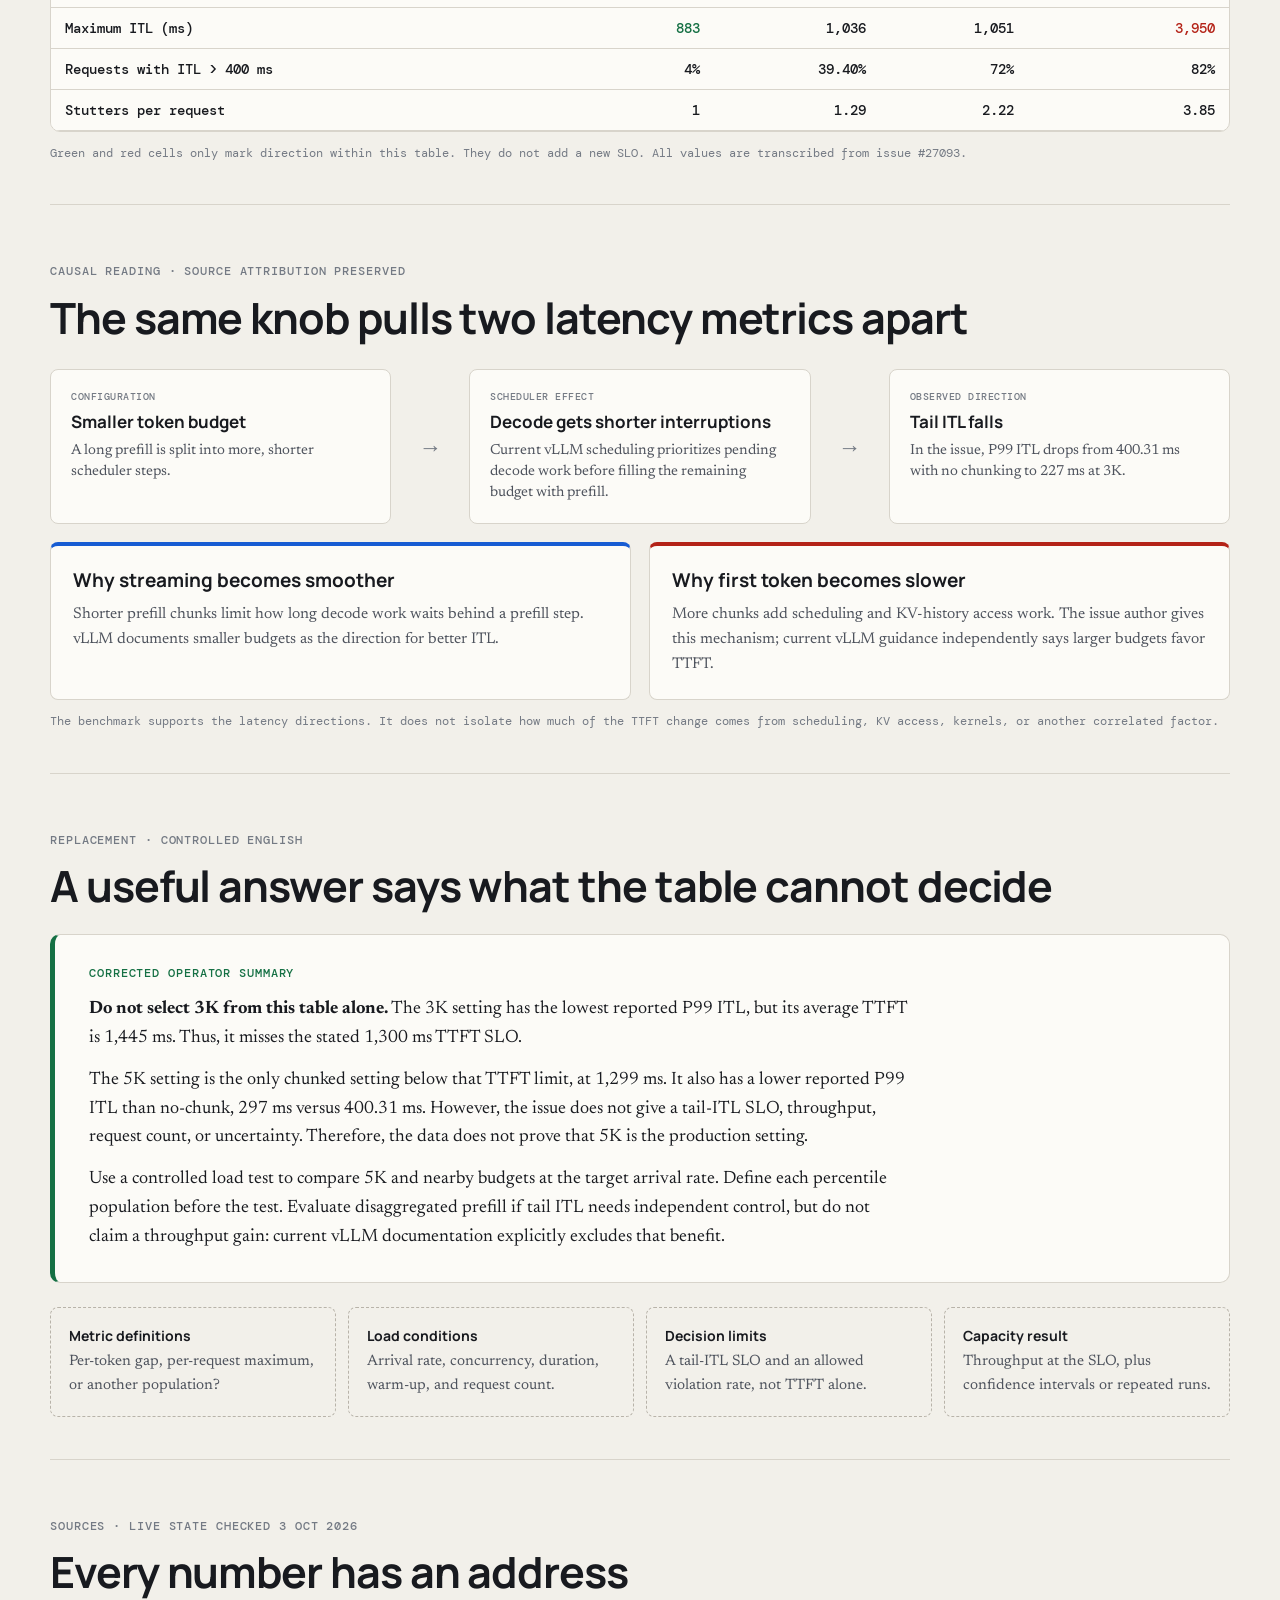
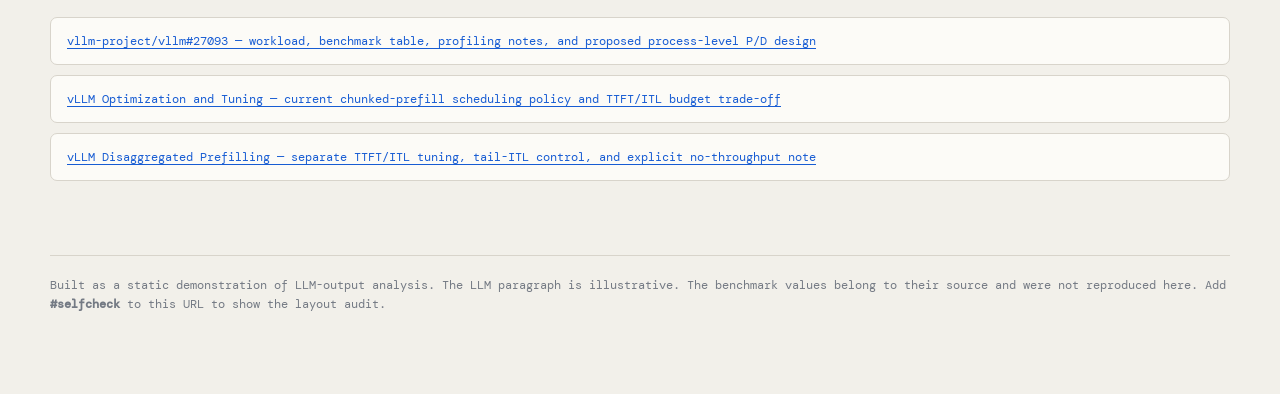
<file: docs/chunked-prefill-audit.html>
<!doctype html>
<html lang="en">
<head>
<meta charset="utf-8">
<meta name="viewport" content="width=device-width, initial-scale=1, viewport-fit=cover">
<title>Chunked Prefill Audit</title>
<link rel="preconnect" href="https://fonts.googleapis.com">
<link rel="preconnect" href="https://fonts.gstatic.com" crossorigin>
<link rel="stylesheet" href="https://fonts.googleapis.com/css2?family=DM+Mono:wght@400;500&family=Manrope:wght@500;600;700;800&family=Newsreader:opsz,wght@6..72,400;6..72,600&display=swap">
<style>
:root {
  --bg:#F2F0EA; --paper:#FCFBF7; --ink:#181A1F; --ink2:#4E535D; --muted:#747A84;
  --line:#D8D4CB; --line2:#B8B3A9; --blue:#175CD3; --blue-w:#E8F0FF;
  --red:#B42318; --red-w:#FDECEA; --amber:#9A5B00; --amber-w:#FFF3D6;
  --green:#157044; --green-w:#E5F5EC; --violet:#6E3CBC; --grid:#E5E1D8;
  --display:"Manrope",system-ui,sans-serif; --body:"Newsreader",Georgia,serif;
  --mono:"DM Mono",ui-monospace,Menlo,Consolas,monospace; color-scheme:light;
}
@media (prefers-color-scheme: dark) {
  :root:not([data-theme="light"]) {
    --bg:#101216; --paper:#171A20; --ink:#F1F0EC; --ink2:#BCC1CB; --muted:#8D949F;
    --line:#2B3039; --line2:#454C58; --blue:#76A7FF; --blue-w:#172641;
    --red:#FF8A80; --red-w:#3A1D1C; --amber:#F2B85B; --amber-w:#352714;
    --green:#66D19A; --green-w:#163125; --violet:#B89AF3; --grid:#22262D; color-scheme:dark;
  }
}
:root[data-theme="dark"] {
  --bg:#101216; --paper:#171A20; --ink:#F1F0EC; --ink2:#BCC1CB; --muted:#8D949F;
  --line:#2B3039; --line2:#454C58; --blue:#76A7FF; --blue-w:#172641;
  --red:#FF8A80; --red-w:#3A1D1C; --amber:#F2B85B; --amber-w:#352714;
  --green:#66D19A; --green-w:#163125; --violet:#B89AF3; --grid:#22262D; color-scheme:dark;
}
* { box-sizing:border-box; }
html { scroll-behavior:smooth; }
body { margin:0; background:var(--bg); color:var(--ink); font:400 18px/1.6 var(--body); }
a { color:var(--blue); text-underline-offset:3px; }
.wrap { width:min(1180px,calc(100% - 40px)); margin:auto; padding:28px 0 80px; }
.nav { display:flex; justify-content:space-between; gap:20px; align-items:center; border-bottom:1px solid var(--line); padding-bottom:16px; font:500 12px/1.4 var(--mono); color:var(--muted); }
.nav a { text-decoration:none; }
.nav .right { text-align:right; }
header { padding:70px 0 50px; }
.eyebrow { margin:0 0 14px; color:var(--muted); font:500 12px/1.45 var(--mono); letter-spacing:.075em; text-transform:uppercase; }
h1,h2,h3 { font-family:var(--display); }
h1 { max-width:930px; margin:0; font-size:clamp(43px,7vw,82px); line-height:.99; letter-spacing:-.045em; font-weight:800; text-wrap:balance; }
h1 em { color:var(--red); font-style:normal; }
.lede { max-width:780px; margin:26px 0 0; font-size:22px; line-height:1.48; color:var(--ink2); }
.facts { display:grid; grid-template-columns:repeat(4,1fr); gap:18px; margin-top:42px; }
.fact { border-top:2px solid var(--ink); padding-top:10px; }
.fact b { display:block; font:800 27px/1.1 var(--display); }
.fact span { display:block; margin-top:5px; color:var(--ink2); font-size:15px; line-height:1.35; }
.fact code { display:block; margin-top:7px; color:var(--muted); font:400 11px/1.45 var(--mono); overflow-wrap:anywhere; }
section { border-top:1px solid var(--line); padding:58px 0 16px; margin-top:26px; }
h2 { margin:0 0 14px; font-size:clamp(29px,4vw,43px); line-height:1.08; letter-spacing:-.025em; }
h3 { margin:0 0 10px; font-size:19px; line-height:1.3; }
.intro { max-width:760px; margin:0 0 28px; color:var(--ink2); }
.paper { background:var(--paper); border:1px solid var(--line); border-radius:10px; }
.draft { display:grid; grid-template-columns:170px 1fr; overflow:hidden; }
.draft-label { padding:24px 20px; border-right:1px solid var(--line); background:var(--red-w); }
.draft-label strong { display:block; color:var(--red); font:700 13px var(--display); text-transform:uppercase; letter-spacing:.05em; }
.draft-label span { display:block; margin-top:8px; color:var(--ink2); font:400 11px/1.5 var(--mono); }
.draft-copy { padding:30px 34px; font-size:22px; line-height:1.62; }
.claim { border-bottom:2px solid var(--line2); }
.claim sup { display:inline-flex; align-items:center; justify-content:center; width:24px; height:19px; margin-left:4px; border-radius:9px; color:var(--paper); background:var(--ink2); font:500 10px var(--mono); vertical-align:4px; }
.claim.bad { background:linear-gradient(transparent 68%,var(--red-w) 68%); border-color:var(--red); }
.claim.bad sup { background:var(--red); }
.claim.ok { background:linear-gradient(transparent 68%,var(--green-w) 68%); border-color:var(--green); }
.claim.ok sup { background:var(--green); }
.claim.unknown { background:linear-gradient(transparent 68%,var(--amber-w) 68%); border-color:var(--amber); }
.claim.unknown sup { background:var(--amber); }
.scope-note { margin:12px 0 0; color:var(--muted); font:400 12px/1.55 var(--mono); }
.ledger { display:grid; gap:10px; margin-top:24px; }
.ledger-row { display:grid; grid-template-columns:52px 118px minmax(190px,.9fr) minmax(280px,1.65fr); gap:16px; align-items:start; padding:17px 18px; background:var(--paper); border:1px solid var(--line); border-radius:8px; }
.cid { font:500 12px var(--mono); color:var(--muted); }
.status { display:inline-flex; width:max-content; border:1px solid currentColor; border-radius:99px; padding:3px 9px; font:500 10px var(--mono); text-transform:uppercase; letter-spacing:.04em; }
.status.ok { color:var(--green); background:var(--green-w); }
.status.bad { color:var(--red); background:var(--red-w); }
.status.unknown { color:var(--amber); background:var(--amber-w); }
.ledger-row .said { font:600 14px/1.45 var(--display); }
.ledger-row .finding { color:var(--ink2); font-size:15.5px; line-height:1.5; }
.source { display:block; margin-top:5px; color:var(--muted); font:400 10.5px/1.45 var(--mono); overflow-wrap:anywhere; }
.chart-shell { margin-top:26px; padding:20px; }
.legend { display:flex; flex-wrap:wrap; gap:8px 20px; margin-bottom:10px; color:var(--ink2); font:500 12px var(--mono); }
.legend i { display:inline-block; width:11px; height:11px; border-radius:50%; margin-right:6px; vertical-align:-1px; }
.legend .chunk { background:var(--blue); } .legend .none { background:var(--red); } .legend .slo { border-left:2px dashed var(--amber); border-radius:0; width:4px; }
.scroll { overflow-x:auto; }
.scroll svg { display:block; width:100%; height:auto; min-width:760px; }
.grid { stroke:var(--grid); stroke-width:1; }
.axis { stroke:var(--line2); stroke-width:1.2; }
.slo-line { stroke:var(--amber); stroke-width:1.7; stroke-dasharray:6 5; }
.trend { stroke:var(--blue); stroke-width:2; fill:none; stroke-dasharray:5 5; }
.pt { fill:var(--blue); stroke:var(--paper); stroke-width:3; }
.pt-bad { fill:var(--red); stroke:var(--paper); stroke-width:3; }
.sv-lab { font:400 12.5px var(--mono); fill:var(--muted); }
.sv-title { font:700 14px var(--display); fill:var(--ink); }
.sv-sub { font:400 12.5px var(--display); fill:var(--ink2); }
figcaption { margin:12px 0 0; color:var(--ink2); font-size:15px; line-height:1.5; }
.metrics { width:100%; border-collapse:collapse; margin-top:24px; font-variant-numeric:tabular-nums; }
.metrics th,.metrics td { padding:11px 14px; border-bottom:1px solid var(--line); text-align:right; white-space:nowrap; }
.metrics th:first-child,.metrics td:first-child { text-align:left; position:sticky; left:0; background:var(--paper); }
.metrics th { color:var(--muted); font:500 11px var(--mono); text-transform:uppercase; letter-spacing:.04em; }
.metrics td { font:500 14px var(--mono); }
.metrics .good { color:var(--green); font-weight:500; }
.metrics .bad { color:var(--red); font-weight:500; }
.causes { display:grid; grid-template-columns:1fr 58px 1fr 58px 1fr; align-items:stretch; gap:10px; margin-top:28px; }
.cause { min-height:126px; padding:20px; border:1px solid var(--line); background:var(--paper); border-radius:8px; }
.cause small { display:block; color:var(--muted); font:500 10px var(--mono); text-transform:uppercase; letter-spacing:.05em; }
.cause strong { display:block; margin-top:8px; font:700 17px/1.3 var(--display); }
.cause p { margin:7px 0 0; color:var(--ink2); font-size:14.5px; line-height:1.45; }
.arrow { display:flex; align-items:center; justify-content:center; color:var(--muted); font:400 23px var(--mono); }
.split { display:grid; grid-template-columns:1fr 1fr; gap:18px; margin-top:18px; }
.path { padding:22px; border-radius:8px; border:1px solid var(--line); background:var(--paper); }
.path.itl { border-top:4px solid var(--blue); } .path.ttft { border-top:4px solid var(--red); }
.path p { color:var(--ink2); margin:7px 0 0; font-size:15.5px; }
.answer { margin-top:24px; padding:30px 34px; border-left:5px solid var(--green); }
.answer .eyebrow { color:var(--green); }
.answer p { max-width:820px; margin:0 0 13px; }
.answer p:last-child { margin-bottom:0; }
.missing { display:grid; grid-template-columns:repeat(4,1fr); gap:12px; margin-top:24px; }
.missing div { padding:18px; border:1px dashed var(--line2); border-radius:8px; color:var(--ink2); font-size:15px; }
.missing b { display:block; color:var(--ink); font:700 14px var(--display); margin-bottom:5px; }
.sources { display:grid; gap:10px; margin-top:22px; }
.sources a { display:block; padding:14px 16px; background:var(--paper); border:1px solid var(--line); border-radius:7px; font:400 12px/1.5 var(--mono); overflow-wrap:anywhere; }
footer { border-top:1px solid var(--line); margin-top:58px; padding-top:20px; color:var(--muted); font:400 12px/1.55 var(--mono); }
.sc-bad { outline:2px dashed var(--red) !important; outline-offset:1px; }
svg text.sc-bad { fill:var(--red) !important; }
.sc-bar { position:fixed; left:0; right:0; bottom:0; z-index:20; padding:8px 16px calc(8px + env(safe-area-inset-bottom,0px)); background:var(--ink); color:var(--paper); font:500 12px var(--mono); }
@media (max-width:820px) {
  .facts,.missing { grid-template-columns:1fr 1fr; }
  .ledger-row { grid-template-columns:42px 106px 1fr; }
  .ledger-row .finding { grid-column:2/4; }
  .causes { grid-template-columns:1fr; }
  .arrow { transform:rotate(90deg); min-height:24px; }
}
@media (max-width:600px) {
  .wrap { width:min(100% - 28px,1180px); }
  body { font-size:17px; }
  header { padding-top:46px; }
  .facts,.split,.missing { grid-template-columns:1fr; }
  .draft { grid-template-columns:1fr; }
  .draft-label { border-right:0; border-bottom:1px solid var(--line); }
  .draft-copy { padding:23px 20px; font-size:19px; }
  .ledger-row { grid-template-columns:38px 1fr; gap:10px; }
  .ledger-row .said,.ledger-row .finding { grid-column:2; }
  .chart-shell { padding:12px; }
  .answer { padding:24px 20px; }
}
</style>
</head>
<body>
<main class="wrap">
  <nav class="nav">
    <a href="./">llm-output-explainer / demos</a>
    <span class="right">STATIC OUTPUT AUDIT<br>NO MODEL OR BENCHMARK RUNS IN THIS PAGE</span>
  </nav>

  <header>
    <p class="eyebrow">LLM output audit · vLLM issue #27093 · evidence snapshot 3 Oct 2026</p>
    <h1>The answer chose 3K. <em>The evidence did not.</em></h1>
    <p class="lede">An LLM turns one benchmark table into a confident deployment decision. This audit separates arithmetic from inference, checks the answer against current vLLM documentation, and leaves one metric unresolved instead of inventing its definition.</p>
    <div class="facts">
      <div class="fact"><b>6 claims</b><span>split out of one short answer</span><code>C1–C6 below</code></div>
      <div class="fact"><b>2 verified</b><span>directly supported by the supplied table</span><code>C3, C4</code></div>
      <div class="fact"><b>3 corrected</b><span>contradicted by data or current docs</span><code>C1, C2, C5</code></div>
      <div class="fact"><b>1 unresolved</b><span>metric populations are not defined</span><code>C6 · raw trace required</code></div>
    </div>
  </header>

  <section id="draft">
    <p class="eyebrow">Input · illustrative LLM answer</p>
    <h2>It sounds decisive because it hides the trade-off</h2>
    <p class="intro">The draft below was assembled for this demo from common failure modes. It is not a quote from the issue author. Each marked phrase becomes one independently checked claim.</p>
    <div class="paper draft">
      <div class="draft-label"><strong>Model draft</strong><span>Prompt: “Which chunk size should we deploy, and will P/D disaggregation fix the regression?”</span></div>
      <div class="draft-copy">
        Deploy 3K. It is <span class="claim bad">the only option that meets both latency SLOs<sup>C1</sup></span>, because <span class="claim bad">smaller chunks reduce TTFT and tail ITL<sup>C2</sup></span>. In this run, <span class="claim ok">no-chunk had the worst tail ITL<sup>C3</sup></span>, while <span class="claim ok">3K cut P99 ITL by about 43%<sup>C4</sup></span>. Move to P/D disaggregation next; <span class="claim bad">it should also increase throughput<sup>C5</sup></span>. Finally, <span class="claim unknown">4% of requests above 400 ms proves the P99 row is inconsistent<sup>C6</sup></span>.
      </div>
    </div>
    <p class="scope-note">Audit rule: reported measurements apply only to the issue's Qwen2-32B, vLLM 0.9.1, 8 × H20 workload unless another source supports a broader statement.</p>
  </section>

  <section id="ledger">
    <p class="eyebrow">Claim ledger · sentence-level verdicts</p>
    <h2>One paragraph contains three different kinds of error</h2>
    <div class="ledger">
      <div class="ledger-row"><span class="cid">C1</span><span class="status bad">corrected</span><span class="said">3K meets both SLOs</span><span class="finding">Its average TTFT is 1,445 ms, above the stated 1,300 ms SLO. No ITL SLO is supplied, so “both” cannot be tested.<span class="source">issue #27093 · table + stated TTFT SLO</span></span></div>
      <div class="ledger-row"><span class="cid">C2</span><span class="status bad">corrected</span><span class="said">Smaller improves TTFT and ITL</span><span class="finding">The directions oppose each other. Current vLLM guidance says smaller token budgets favor ITL; higher budgets favor TTFT.<span class="source">vLLM Optimization and Tuning · Chunked Prefill</span></span></div>
      <div class="ledger-row"><span class="cid">C3</span><span class="status ok">verified</span><span class="said">No-chunk has the worst tail</span><span class="finding">Within the supplied table, no-chunk has the highest P99 ITL (400.31 ms) and maximum ITL (3,950 ms). This is an observation, not a universal result.<span class="source">issue #27093 · P99 ITL and Max ITL rows</span></span></div>
      <div class="ledger-row"><span class="cid">C4</span><span class="status ok">verified</span><span class="said">3K cuts P99 ITL ≈43%</span><span class="finding">The arithmetic is 1 − 227 / 400.31 = 43.3%. The baseline is no-chunk in this one workload.<span class="source">derived from issue #27093 · values preserved below</span></span></div>
      <div class="ledger-row"><span class="cid">C5</span><span class="status bad">corrected</span><span class="said">P/D raises throughput</span><span class="finding">Current vLLM documentation explicitly says disaggregated prefill does not improve throughput. Its stated uses are separate TTFT/ITL tuning and control of tail ITL.<span class="source">vLLM Disaggregated Prefilling · current docs</span></span></div>
      <div class="ledger-row"><span class="cid">C6</span><span class="status unknown">unresolved</span><span class="said">The percentile rows conflict</span><span class="finding">They may use different populations: token gaps for P99 versus requests containing at least one gap above 400 ms. The issue does not define the denominators or provide the raw trace.<span class="source">missing: metric definitions, sample counts, raw observations</span></span></div>
    </div>
  </section>

  <section id="tradeoff">
    <p class="eyebrow">Evidence · reported production benchmark</p>
    <h2>The data describes a frontier, not a winner</h2>
    <p class="intro">Lower and farther left is better. A smaller chunk moves down on tail ITL but right on average TTFT. The 1.3 s line is the only explicit SLO in the issue.</p>
    <figure class="paper chart-shell">
      <div class="legend"><span><i class="chunk"></i>chunked prefill</span><span><i class="none"></i>no chunk</span><span><i class="slo"></i>average TTFT SLO</span></div>
      <div class="scroll">
        <svg viewBox="0 0 920 490" role="img" aria-label="Trade-off plot of average TTFT against P99 ITL. Smaller chunks have lower P99 ITL but higher average TTFT. The 3K and 4K settings miss the 1.3 second TTFT SLO.">
          <line class="grid" x1="90" y1="80" x2="850" y2="80"/><line class="grid" x1="90" y1="170" x2="850" y2="170"/><line class="grid" x1="90" y1="260" x2="850" y2="260"/><line class="grid" x1="90" y1="350" x2="850" y2="350"/>
          <line class="grid" x1="90" y1="40" x2="90" y2="400"/><line class="grid" x1="258" y1="40" x2="258" y2="400"/><line class="grid" x1="427" y1="40" x2="427" y2="400"/><line class="grid" x1="596" y1="40" x2="596" y2="400"/><line class="grid" x1="765" y1="40" x2="765" y2="400"/>
          <line class="axis" x1="90" y1="400" x2="850" y2="400"/><line class="axis" x1="90" y1="40" x2="90" y2="400"/>
          <line class="slo-line" x1="511" y1="40" x2="511" y2="400"/>
          <text class="sv-title" x="531" y="62">1,300 ms TTFT SLO</text><text class="sv-sub" x="531" y="80">left side meets it</text>
          <path class="trend" d="M756 337 L670 276 L509 235"/><path class="trend" d="M509 235 L189 103"/>
          <circle class="pt" cx="756" cy="337" r="10"/><text class="sv-title" x="730" y="365">3K</text><text class="sv-sub" x="730" y="382">1445 / 227 ms</text>
          <circle class="pt" cx="670" cy="276" r="10"/><text class="sv-title" x="646" y="304">4K</text><text class="sv-sub" x="646" y="321">1394 / 274 ms</text>
          <circle class="pt" cx="509" cy="235" r="10"/><text class="sv-title" x="529" y="226">5K</text><text class="sv-sub" x="529" y="243">1299 / 297 ms</text>
          <circle class="pt-bad" cx="189" cy="103" r="11"/><text class="sv-title" x="211" y="98">No chunk</text><text class="sv-sub" x="211" y="115">1108 / 400 ms</text>
          <text class="sv-lab" x="90" y="426" text-anchor="middle">1050</text><text class="sv-lab" x="258" y="426" text-anchor="middle">1150</text><text class="sv-lab" x="427" y="426" text-anchor="middle">1250</text><text class="sv-lab" x="596" y="426" text-anchor="middle">1350</text><text class="sv-lab" x="765" y="426" text-anchor="middle">1450</text>
          <text class="sv-title" x="470" y="468" text-anchor="middle">Average TTFT (ms) →</text>
          <text class="sv-lab" x="75" y="84" text-anchor="end">400</text><text class="sv-lab" x="75" y="174" text-anchor="end">350</text><text class="sv-lab" x="75" y="264" text-anchor="end">300</text><text class="sv-lab" x="75" y="354" text-anchor="end">250</text>
          <text class="sv-title" transform="translate(24 220) rotate(-90)" text-anchor="middle">P99 ITL (ms) → better downward</text>
        </svg>
      </div>
      <figcaption>Reported values, not a rerun. The 5K point is just inside the average-TTFT SLO; the table gives no tail-ITL SLO, throughput, confidence interval, or request count. Therefore it does not establish a production winner.</figcaption>
    </figure>

    <div class="scroll paper">
      <table class="metrics">
        <thead><tr><th>Reported metric</th><th>3K</th><th>4K</th><th>5K</th><th>No chunk</th></tr></thead>
        <tbody>
          <tr><td>Average TTFT (ms)</td><td class="bad">1,445</td><td class="bad">1,394</td><td class="good">1,299</td><td class="good">1,108.32</td></tr>
          <tr><td>Average ITL (ms)</td><td>21</td><td>20</td><td>19</td><td>20.43</td></tr>
          <tr><td>P99 ITL (ms)</td><td class="good">227</td><td>274</td><td>297</td><td class="bad">400.31</td></tr>
          <tr><td>Maximum ITL (ms)</td><td class="good">883</td><td>1,036</td><td>1,051</td><td class="bad">3,950</td></tr>
          <tr><td>Requests with ITL &gt; 400 ms</td><td>4%</td><td>39.40%</td><td>72%</td><td>82%</td></tr>
          <tr><td>Stutters per request</td><td>1</td><td>1.29</td><td>2.22</td><td>3.85</td></tr>
        </tbody>
      </table>
    </div>
    <p class="scope-note">Green and red cells only mark direction within this table. They do not add a new SLO. All values are transcribed from issue #27093.</p>
  </section>

  <section id="cause">
    <p class="eyebrow">Causal reading · source attribution preserved</p>
    <h2>The same knob pulls two latency metrics apart</h2>
    <div class="causes">
      <div class="cause"><small>configuration</small><strong>Smaller token budget</strong><p>A long prefill is split into more, shorter scheduler steps.</p></div>
      <div class="arrow">→</div>
      <div class="cause"><small>scheduler effect</small><strong>Decode gets shorter interruptions</strong><p>Current vLLM scheduling prioritizes pending decode work before filling the remaining budget with prefill.</p></div>
      <div class="arrow">→</div>
      <div class="cause"><small>observed direction</small><strong>Tail ITL falls</strong><p>In the issue, P99 ITL drops from 400.31 ms with no chunking to 227 ms at 3K.</p></div>
    </div>
    <div class="split">
      <div class="path itl"><h3>Why streaming becomes smoother</h3><p>Shorter prefill chunks limit how long decode work waits behind a prefill step. vLLM documents smaller budgets as the direction for better ITL.</p></div>
      <div class="path ttft"><h3>Why first token becomes slower</h3><p>More chunks add scheduling and KV-history access work. The issue author gives this mechanism; current vLLM guidance independently says larger budgets favor TTFT.</p></div>
    </div>
    <p class="scope-note">The benchmark supports the latency directions. It does not isolate how much of the TTFT change comes from scheduling, KV access, kernels, or another correlated factor.</p>
  </section>

  <section id="answer">
    <p class="eyebrow">Replacement · controlled English</p>
    <h2>A useful answer says what the table cannot decide</h2>
    <div class="paper answer">
      <p class="eyebrow">Corrected operator summary</p>
      <p><b>Do not select 3K from this table alone.</b> The 3K setting has the lowest reported P99 ITL, but its average TTFT is 1,445 ms. Thus, it misses the stated 1,300 ms TTFT SLO.</p>
      <p>The 5K setting is the only chunked setting below that TTFT limit, at 1,299 ms. It also has a lower reported P99 ITL than no-chunk, 297 ms versus 400.31 ms. However, the issue does not give a tail-ITL SLO, throughput, request count, or uncertainty. Therefore, the data does not prove that 5K is the production setting.</p>
      <p>Use a controlled load test to compare 5K and nearby budgets at the target arrival rate. Define each percentile population before the test. Evaluate disaggregated prefill if tail ITL needs independent control, but do not claim a throughput gain: current vLLM documentation explicitly excludes that benefit.</p>
    </div>
    <div class="missing">
      <div><b>Metric definitions</b>Per-token gap, per-request maximum, or another population?</div>
      <div><b>Load conditions</b>Arrival rate, concurrency, duration, warm-up, and request count.</div>
      <div><b>Decision limits</b>A tail-ITL SLO and an allowed violation rate, not TTFT alone.</div>
      <div><b>Capacity result</b>Throughput at the SLO, plus confidence intervals or repeated runs.</div>
    </div>
  </section>

  <section id="sources">
    <p class="eyebrow">Sources · live state checked 3 Oct 2026</p>
    <h2>Every number has an address</h2>
    <div class="sources">
      <a href="https://github.com/vllm-project/vllm/issues/27093">vllm-project/vllm#27093 — workload, benchmark table, profiling notes, and proposed process-level P/D design</a>
      <a href="https://docs.vllm.ai/en/latest/configuration/optimization/#chunked-prefill">vLLM Optimization and Tuning — current chunked-prefill scheduling policy and TTFT/ITL budget trade-off</a>
      <a href="https://docs.vllm.ai/en/latest/features/disagg_prefill/">vLLM Disaggregated Prefilling — separate TTFT/ITL tuning, tail-ITL control, and explicit no-throughput note</a>
    </div>
  </section>

  <footer>Built as a static demonstration of LLM-output analysis. The LLM paragraph is illustrative. The benchmark values belong to their source and were not reproduced here. Add <b>#selfcheck</b> to this URL to show the layout audit.</footer>
</main>

<script>
(function () {
  "use strict";
  function selfCheck() {
    var found = [];
    function add(el, kind, msg) { found.push({ el: el, kind: kind, msg: msg }); }
    if (document.documentElement.scrollWidth > window.innerWidth + 1) add(document.body, "fail", "page scrolls sideways");
    Array.prototype.forEach.call(document.querySelectorAll(".wrap *"), function (el) {
      if (el.closest("svg") || el.closest(".scroll")) return;
      var cs = getComputedStyle(el);
      if (cs.overflowX === "auto" || cs.overflowX === "scroll" || cs.display === "inline") return;
      if (el.clientWidth > 0 && el.scrollWidth > el.clientWidth + 3) add(el, "fail", "content overflows its box by " + (el.scrollWidth - el.clientWidth) + "px");
    });
    Array.prototype.forEach.call(document.querySelectorAll(".wrap svg"), function (svg) {
      var vb = svg.viewBox && svg.viewBox.baseVal, r = svg.getBoundingClientRect();
      var scale = vb && vb.width ? r.width / vb.width : 1;
      var texts = Array.prototype.filter.call(svg.querySelectorAll("text"), function (t) {
        var b = t.getBoundingClientRect(); return t.textContent.trim() && b.width > 0 && b.height > 0;
      });
      var boxes = texts.map(function (t) { return t.getBoundingClientRect(); });
      var small = [], minPx = Infinity, minText = "";
      texts.forEach(function (t, i) {
        var px = parseFloat(getComputedStyle(t).fontSize) * scale;
        if (px < 10) { small.push(t); if (px < minPx) { minPx = px; minText = t.textContent.trim().slice(0, 30); } }
        for (var j = i + 1; j < boxes.length; j++) {
          var a = boxes[i], b = boxes[j];
          var w = Math.min(a.right, b.right) - Math.max(a.left, b.left);
          var h = Math.min(a.bottom, b.bottom) - Math.max(a.top, b.top);
          if (w > 2 && h > 2) add(t, "fail", "label overlaps another label");
        }
      });
      if (small.length) add(svg, "warn", small.length + " label(s) render under 10px, smallest " + minPx.toFixed(1) + "px (" + minText + ")");
    });
    var fails = found.filter(function (f) { return f.kind === "fail"; }).length;
    var warns = found.length - fails;
    document.documentElement.setAttribute("data-selfcheck", fails ? "fail" : "pass");
    var summary = "selfCheck " + (fails ? "FAIL" : "PASS") + " at " + window.innerWidth + "px: " + fails + " fail, " + warns + " warn";
    var report = document.getElementById("selfcheck-report") || document.body.appendChild(document.createElement("pre"));
    report.id = "selfcheck-report"; report.hidden = true; report.textContent = summary;
    if (location.hash === "#selfcheck") {
      found.forEach(function (f) { f.el.classList.add("sc-bad"); f.el.setAttribute("title", f.msg); });
      var bar = document.querySelector(".sc-bar") || document.body.appendChild(document.createElement("div"));
      bar.className = "sc-bar"; bar.textContent = summary + (found.length ? " (hover outlined items)" : "");
    }
    return found;
  }
  var ready = document.fonts && document.fonts.ready ? document.fonts.ready : Promise.resolve();
  ready.then(function () { setTimeout(selfCheck, 60); });
  window.addEventListener("hashchange", function () { if (location.hash === "#selfcheck") selfCheck(); });
})();
</script>
</body>
</html>
</file>
